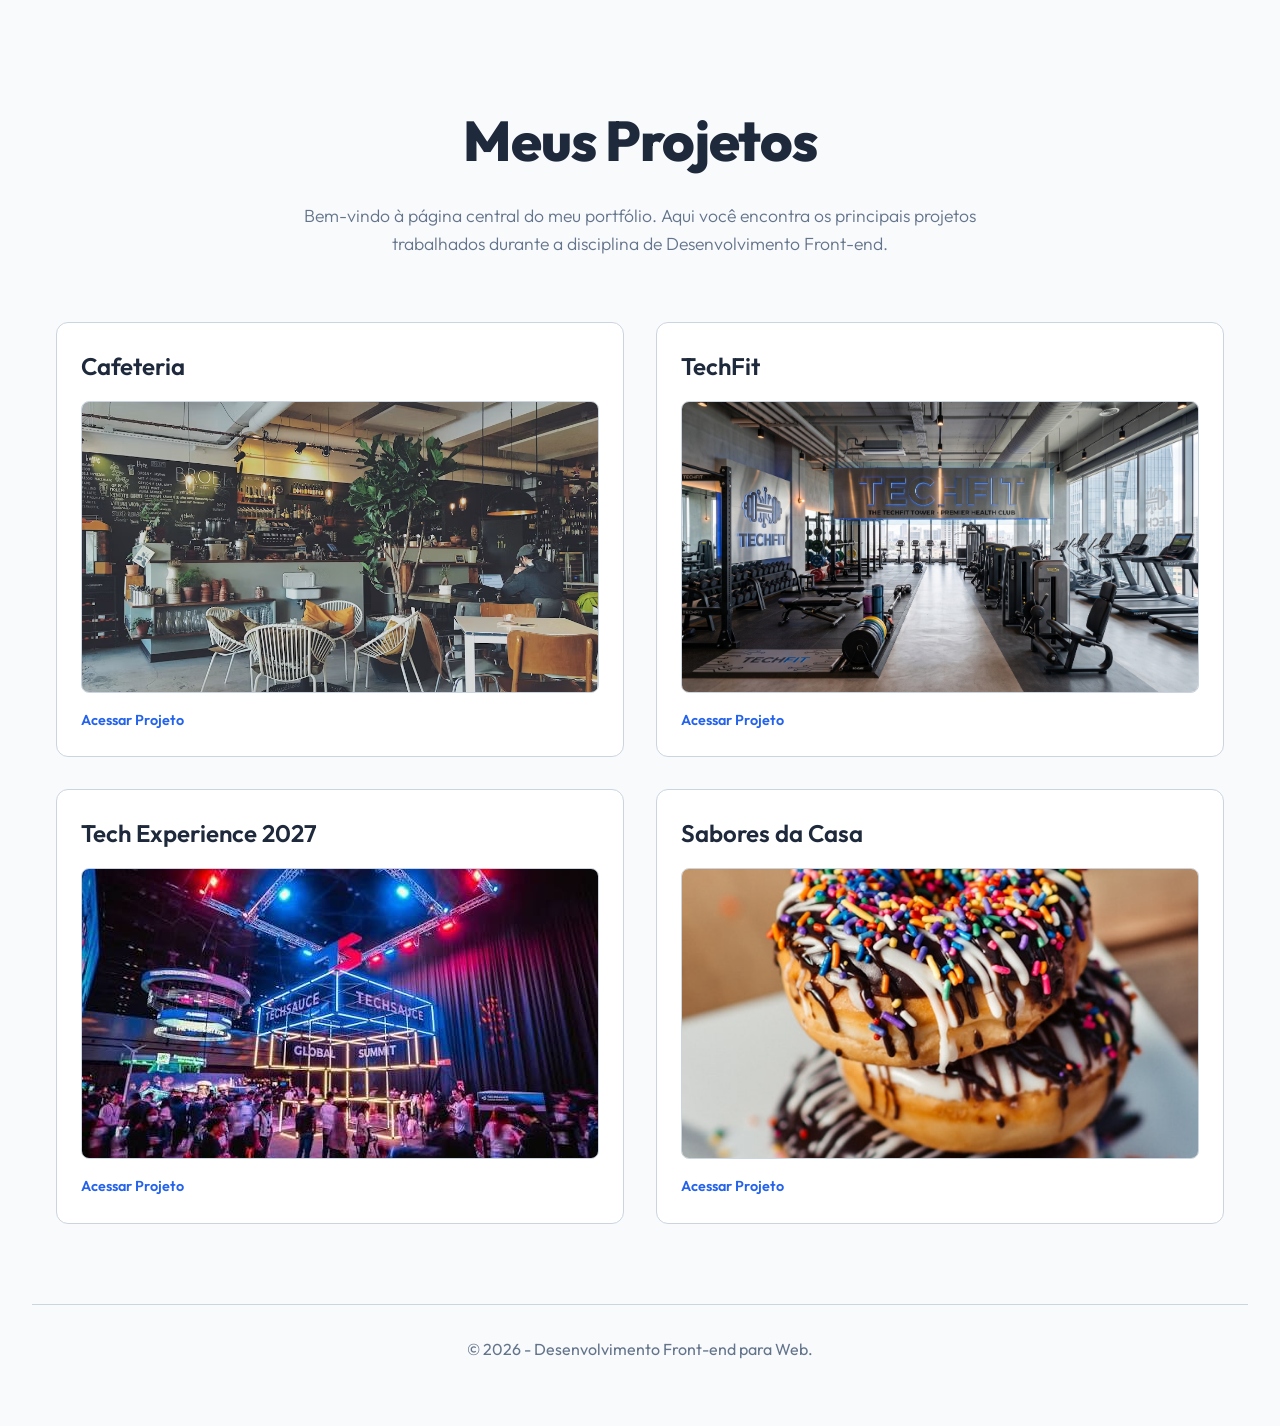
<file: index.html>
<!DOCTYPE html>
<html lang="pt-BR">

<head>
    <meta charset="UTF-8">
    <meta name="viewport" content="width=device-width, initial-scale=1.0">
    <title>Meu Portfólio - Projetos Front-end</title>
    <link rel="stylesheet" href="assets/style.css">
</head>

<body>

    <header class="page-header">
        <h1>Meus Projetos</h1>
        <p>Bem-vindo à página central do meu portfólio. Aqui você encontra os principais projetos trabalhados durante a
            disciplina de Desenvolvimento Front-end.</p>
    </header>

    <main class="portfolio-main">
        <section class="projects-grid">

            <!-- Projeto: Cafeteria -->
            <a href="./cafeteria/index.html" class="project-card">
                <h2 class="project-title">Cafeteria</h2>
                <img src="./assets/cafeteria_cover.png" alt="Cafeteria" class="project-img">
                <div class="project-link-text">
                    Acessar Projeto
                </div>
            </a>

            <!-- Projeto: TechFit -->
            <a href="./techfitV1/index.html" class="project-card">
                <h2 class="project-title">TechFit</h2>
                <img src="./assets/academia.jpeg" alt="TechFit" class="project-img">
                <div class="project-link-text">
                    Acessar Projeto
                </div>
            </a>

            <!-- Projeto: Eventos -->
            <a href="./tech_expe/index.html" class="project-card">
                <h2 class="project-title">Tech Experience 2027</h2>
                <img src="./assets/evento.jpg" alt="Eventos" class="project-img">
                <div class="project-link-text">
                    Acessar Projeto
                </div>
            </a>

            <!-- Projeto: Sabores da Casa -->
            <a href="./saboresDaCasa/index.html" class="project-card">
                <h2 class="project-title">Sabores da Casa</h2>
                <img src="./assets/sabores_cover.jpg" alt="Sabores da Casa" class="project-img">
                <div class="project-link-text">
                    Acessar Projeto
                </div>
            </a>
        </section>
    </main>

    <footer class="page-footer">
        <p>&copy; 2026 - Desenvolvimento Front-end para Web.</p>
    </footer>

</body>

</html>
</file>
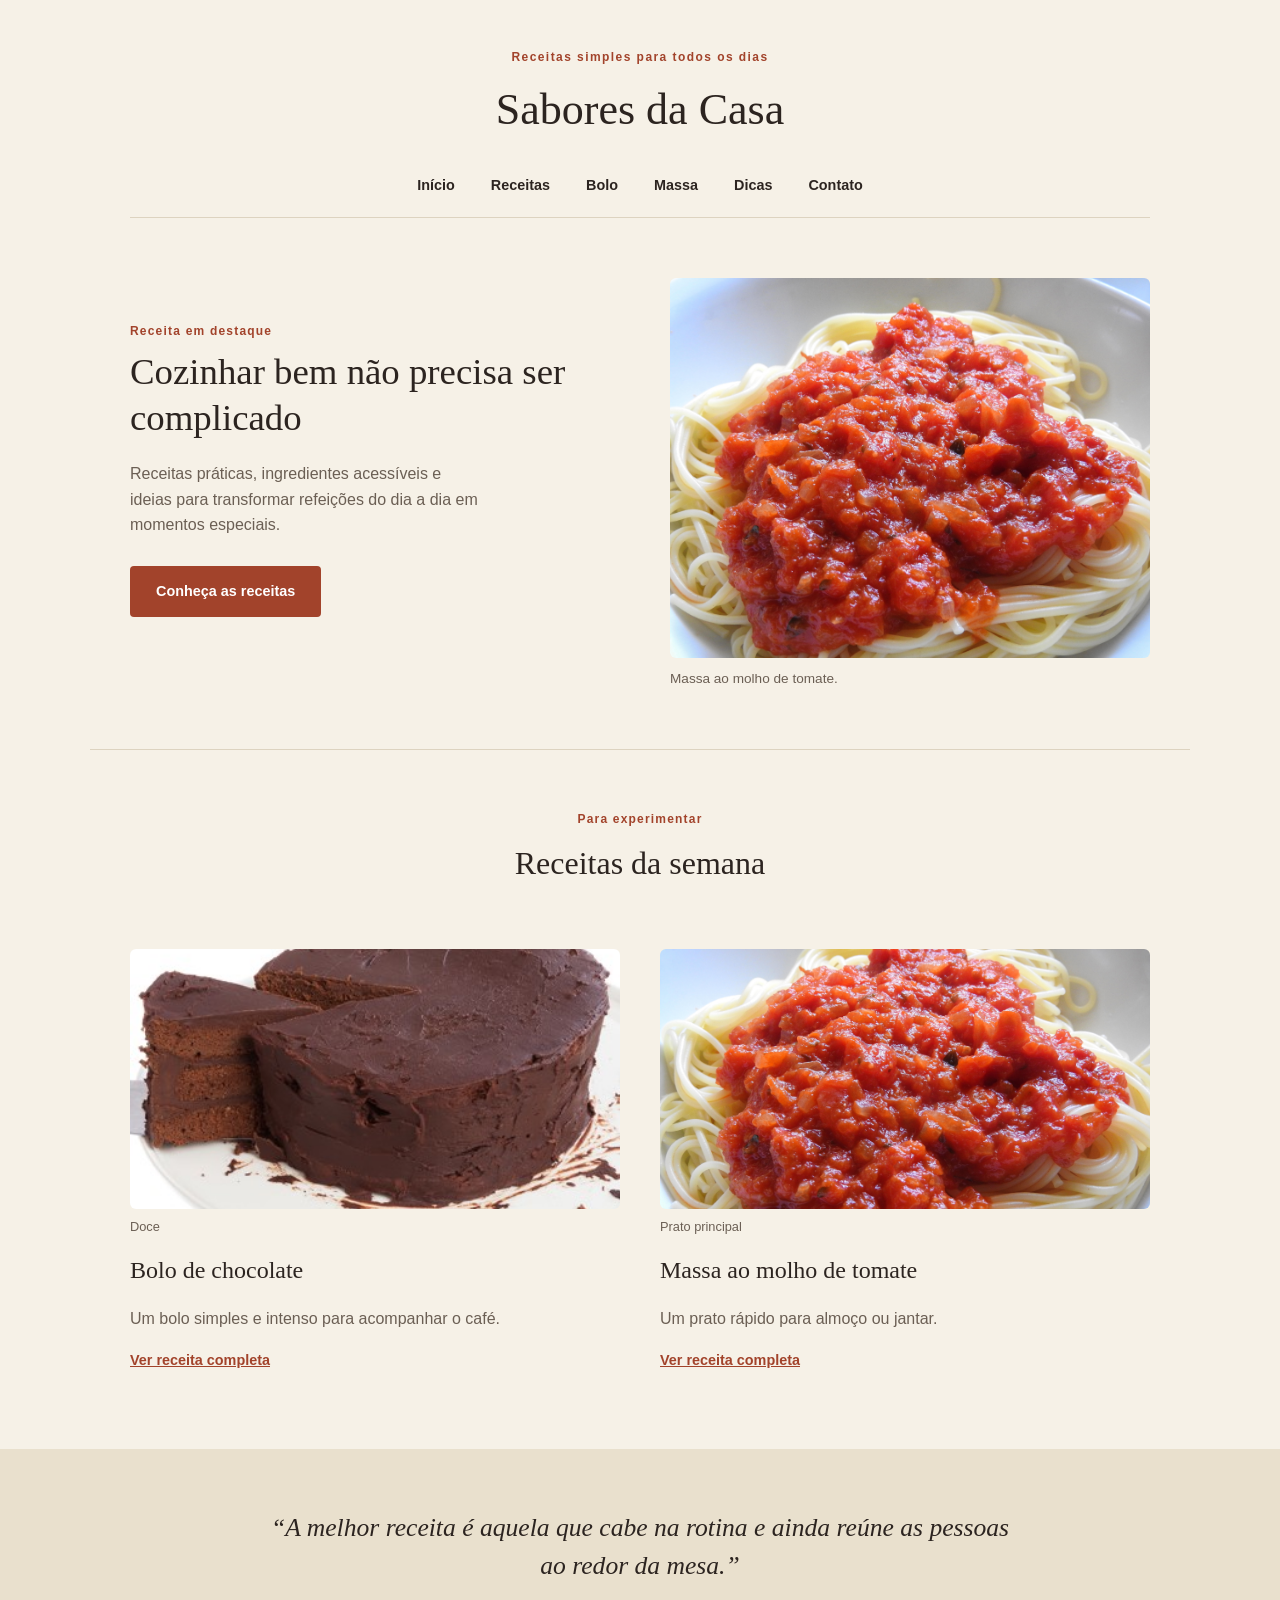
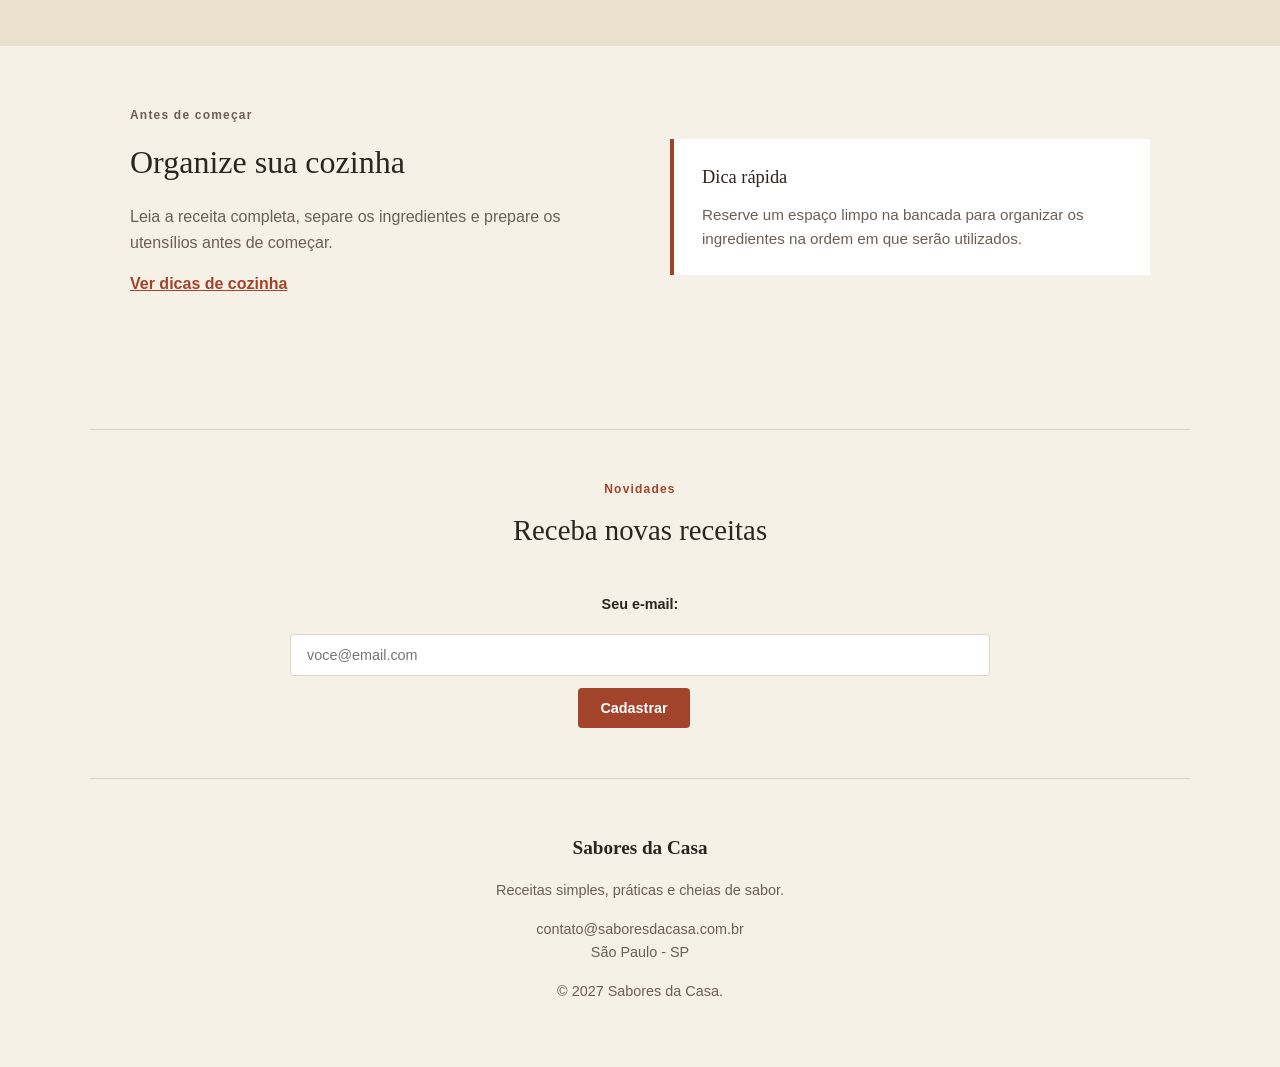
<file: saboresDaCasa/index.html>
<!DOCTYPE html>
<html lang="pt-BR">

<head>
    <meta charset="UTF-8">
    <meta name="viewport" content="width=device-width, initial-scale=1.0">
    <meta name="description" content="Sabores da Casa - receitas simples e práticas">
    <title>Sabores da Casa</title>
    <link rel="stylesheet"
        href="https://fonts.googleapis.com/css2?family=Material+Symbols+Outlined:opsz,wght,FILL,GRAD@20..48,100..700,0..1,-50..200" />
    <link rel="stylesheet" href="style.css">
</head>

<body>
    <header>
        <p class="slogan">Receitas simples para todos os dias</p>
        <h1>Sabores da Casa</h1>

        <nav>
            <a href="index.html">Início</a>
            <a href="receitas.html">Receitas</a>
            <a href="receita-bolo.html">Bolo</a>
            <a href="receita-massa.html">Massa</a>
            <a href="dicas.html">Dicas</a>
            <a href="contato.html">Contato</a>
        </nav>
    </header>
    <main>

        <section id="inicio">
            <article>
                <p class="categoria">Receita em destaque</p>
                <h2>Cozinhar bem não precisa ser complicado</h2>

                <p>
                    Receitas práticas, ingredientes acessíveis e ideias para
                    transformar refeições do dia a dia em momentos especiais.
                </p>

                <p>
                    <a class="botao" href="receitas.html">Conheça as receitas</a>
                </p>
            </article>

            <figure>
                <img src="img/massa.jpg" alt="Prato de massa com molho de tomate">
                <figcaption>Massa ao molho de tomate.</figcaption>
            </figure>
        </section>


        <section id="escolhas">
            <header>
                <p class="categoria">Para experimentar</p>
                <h2>Receitas da semana</h2>
            </header>

            <article>
                <figure>
                    <img src="img/bolo.jpg" alt="Bolo de chocolate">
                    <figcaption>Doce</figcaption>
                </figure>

                <h3>Bolo de chocolate</h3>

                <p>
                    Um bolo simples e intenso para acompanhar o café.
                </p>

                <p>
                    <a href="receita-bolo.html">Ver receita completa</a>
                </p>
            </article>

            <article>
                <figure>
                    <img src="img/massa.jpg" alt="Massa com molho de tomate">
                    <figcaption>Prato principal</figcaption>
                </figure>

                <h3>Massa ao molho de tomate</h3>

                <p>
                    Um prato rápido para almoço ou jantar.
                </p>

                <p>
                    <a href="receita-massa.html">Ver receita completa</a>
                </p>
            </article>
        </section>


        <section id="manifesto">
            <blockquote>
                “A melhor receita é aquela que cabe na rotina e ainda reúne
                as pessoas ao redor da mesa.”
            </blockquote>
        </section>


        <section id="dicas-home">
            <article>
                <p class="categoria">Antes de começar</p>
                <h2>Organize sua cozinha</h2>

                <p>
                    Leia a receita completa, separe os ingredientes e prepare
                    os utensílios antes de começar.
                </p>

                <p>
                    <a href="dicas.html">Ver dicas de cozinha</a>
                </p>
            </article>

            <aside>
                <h3>Dica rápida</h3>
                <p>
                    Reserve um espaço limpo na bancada para organizar os
                    ingredientes na ordem em que serão utilizados.
                </p>
            </aside>
        </section>


        <section id="newsletter">
            <header>
                <p class="categoria">Novidades</p>
                <h2>Receba novas receitas</h2>
            </header>

            <form action="contato.html" method="get">
                <label for="email-news">Seu e-mail:</label>
                <input type="email" id="email-news" name="email" placeholder="voce@email.com" required>

                <button type="submit">Cadastrar</button>
            </form>
        </section>

    </main>
    <footer>
        <p><strong>Sabores da Casa</strong></p>
        <p>Receitas simples, práticas e cheias de sabor.</p>
        <address>
            contato@saboresdacasa.com.br<br>
            São Paulo - SP
        </address>
        <p>&copy; 2027 Sabores da Casa.</p>
    </footer>

</body>

</html>
</file>
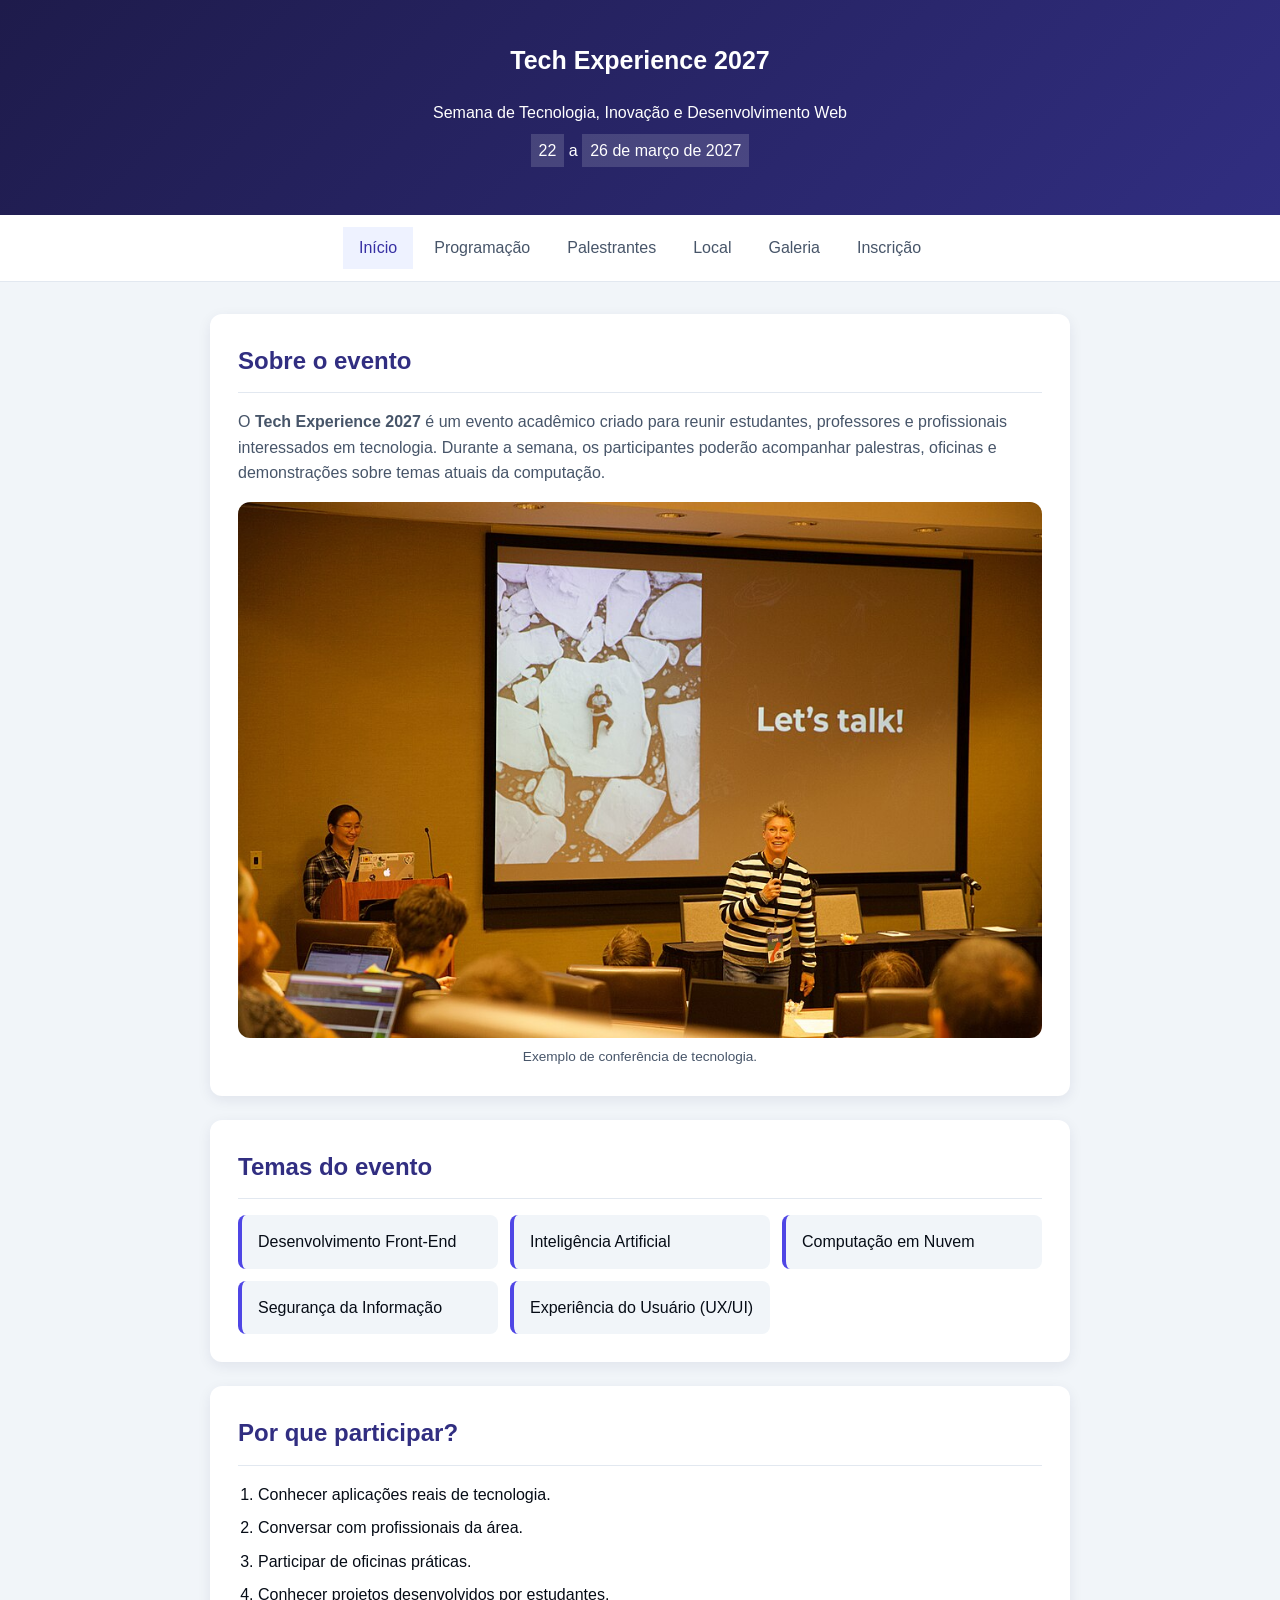
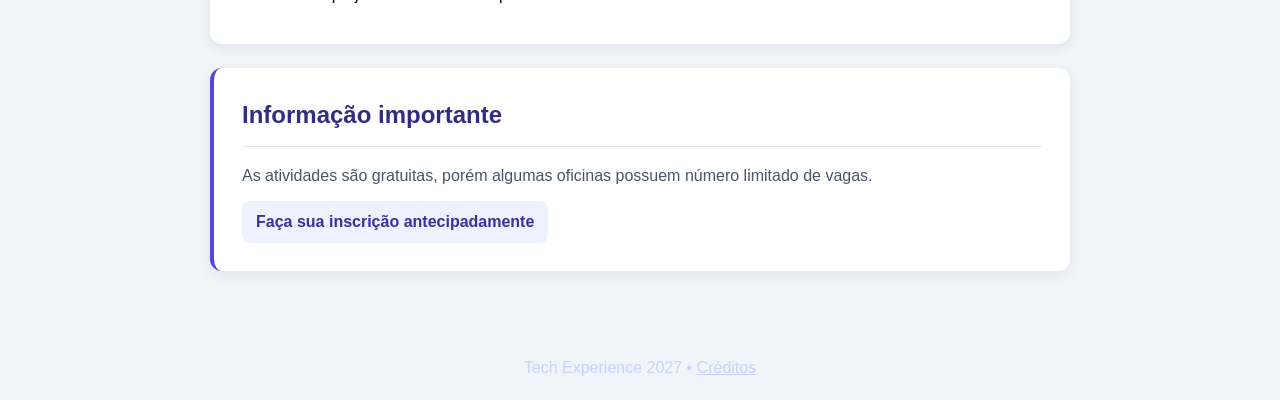
<file: tech_expe/index.html>
<!DOCTYPE html>
<html lang="pt-br">
<head>
    <meta charset="utf-8" />
    <meta name="viewport" content="width=device-width, initial-scale=1.0" />
    <meta name="description" content="Portal do evento acadêmico Tech Experience 2027" />
    <title>Tech Experience 2027 - Início</title>
    <link rel="stylesheet" href="style.css" />
</head>
<body>
    <header>
        <h1>Tech Experience 2027</h1>
        <p>Semana de Tecnologia, Inovação e Desenvolvimento Web</p>
        <p><time datetime="2027-03-22">22</time> a <time datetime="2027-03-26">26 de março de 2027</time></p>
    </header>

    <nav>
        <a href="index.html" class="active">Início</a>
        <a href="programacao.html">Programação</a>
        <a href="palestrantes.html">Palestrantes</a>
        <a href="local.html">Local</a>
        <a href="galeria.html">Galeria</a>
        <a href="inscricao.html">Inscrição</a>
    </nav>

    <main>
        <section>
            <h2>Sobre o evento</h2>
            <p>
                O <strong>Tech Experience 2027</strong> é um evento acadêmico criado para reunir
                estudantes, professores e profissionais interessados em tecnologia. Durante a semana,
                os participantes poderão acompanhar palestras, oficinas e demonstrações sobre temas atuais
                da computação.
            </p>

            <figure>
                <img src="img/evento.jpg" alt="Palestra em uma conferência de tecnologia" />
                <figcaption>Exemplo de conferência de tecnologia.</figcaption>
            </figure>
        </section>

        <section>
            <h2>Temas do evento</h2>
            <ul class="cards-grid">
                <li>Desenvolvimento Front-End</li>
                <li>Inteligência Artificial</li>
                <li>Computação em Nuvem</li>
                <li>Segurança da Informação</li>
                <li>Experiência do Usuário (UX/UI)</li>
            </ul>
        </section>

        <section>
            <h2>Por que participar?</h2>
            <ol class="step-list">
                <li>Conhecer aplicações reais de tecnologia.</li>
                <li>Conversar com profissionais da área.</li>
                <li>Participar de oficinas práticas.</li>
                <li>Conhecer projetos desenvolvidos por estudantes.</li>
            </ol>
        </section>

        <aside>
            <h2>Informação importante</h2>
            <p>As atividades são gratuitas, porém algumas oficinas possuem número limitado de vagas.</p>
            <p><a href="inscricao.html" class="btn-link">Faça sua inscrição antecipadamente</a></p>
        </aside>
    </main>

    <footer>
        <p>Tech Experience 2027 &bull; <button type="button" commandfor="creditos" command="show-modal">Créditos</button></p>
        <dialog id="creditos">
            <h2>Créditos de Imagens</h2>
            <section>
                <h3>evento.jpg</h3>
                <p><strong>Arquivo:</strong> Wikimedia Technical Conference 2019</p>
                <p><strong>Autor:</strong> Darenwelsh (CC BY-SA 4.0)</p>
                <p><a href="https://commons.wikimedia.org/wiki/File:Wikimedia_Technical_Conference_2019_-_Lets_Talk.jpg" target="_blank" rel="noopener">Página original no Wikimedia Commons</a></p>
            </section>

            <section>
                <h3>laboratorio.jpg</h3>
                <p><strong>Arquivo:</strong> Students working in computer lab</p>
                <p><strong>Autor:</strong> Michael Surran (CC BY-SA 2.0)</p>
                <p><a href="https://commons.wikimedia.org/wiki/File:Students_working_on_class_assignment_in_computer_lab.jpg" target="_blank" rel="noopener">Página original no Wikimedia Commons</a></p>
            </section>

            <section>
                <h3>programador.jpg</h3>
                <p><strong>Arquivo:</strong> ComputerProgrammer.jpg</p>
                <p><strong>Origem:</strong> Pixabay / Wikimedia Commons (CC0)</p>
                <p><a href="https://commons.wikimedia.org/wiki/File:ComputerProgrammer.jpg" target="_blank" rel="noopener">Página original no Wikimedia Commons</a></p>
            </section>
            <button type="button" commandfor="creditos" command="close" class="btn-close">Fechar</button>
        </dialog>
    </footer>
</body>
</html>
</file>
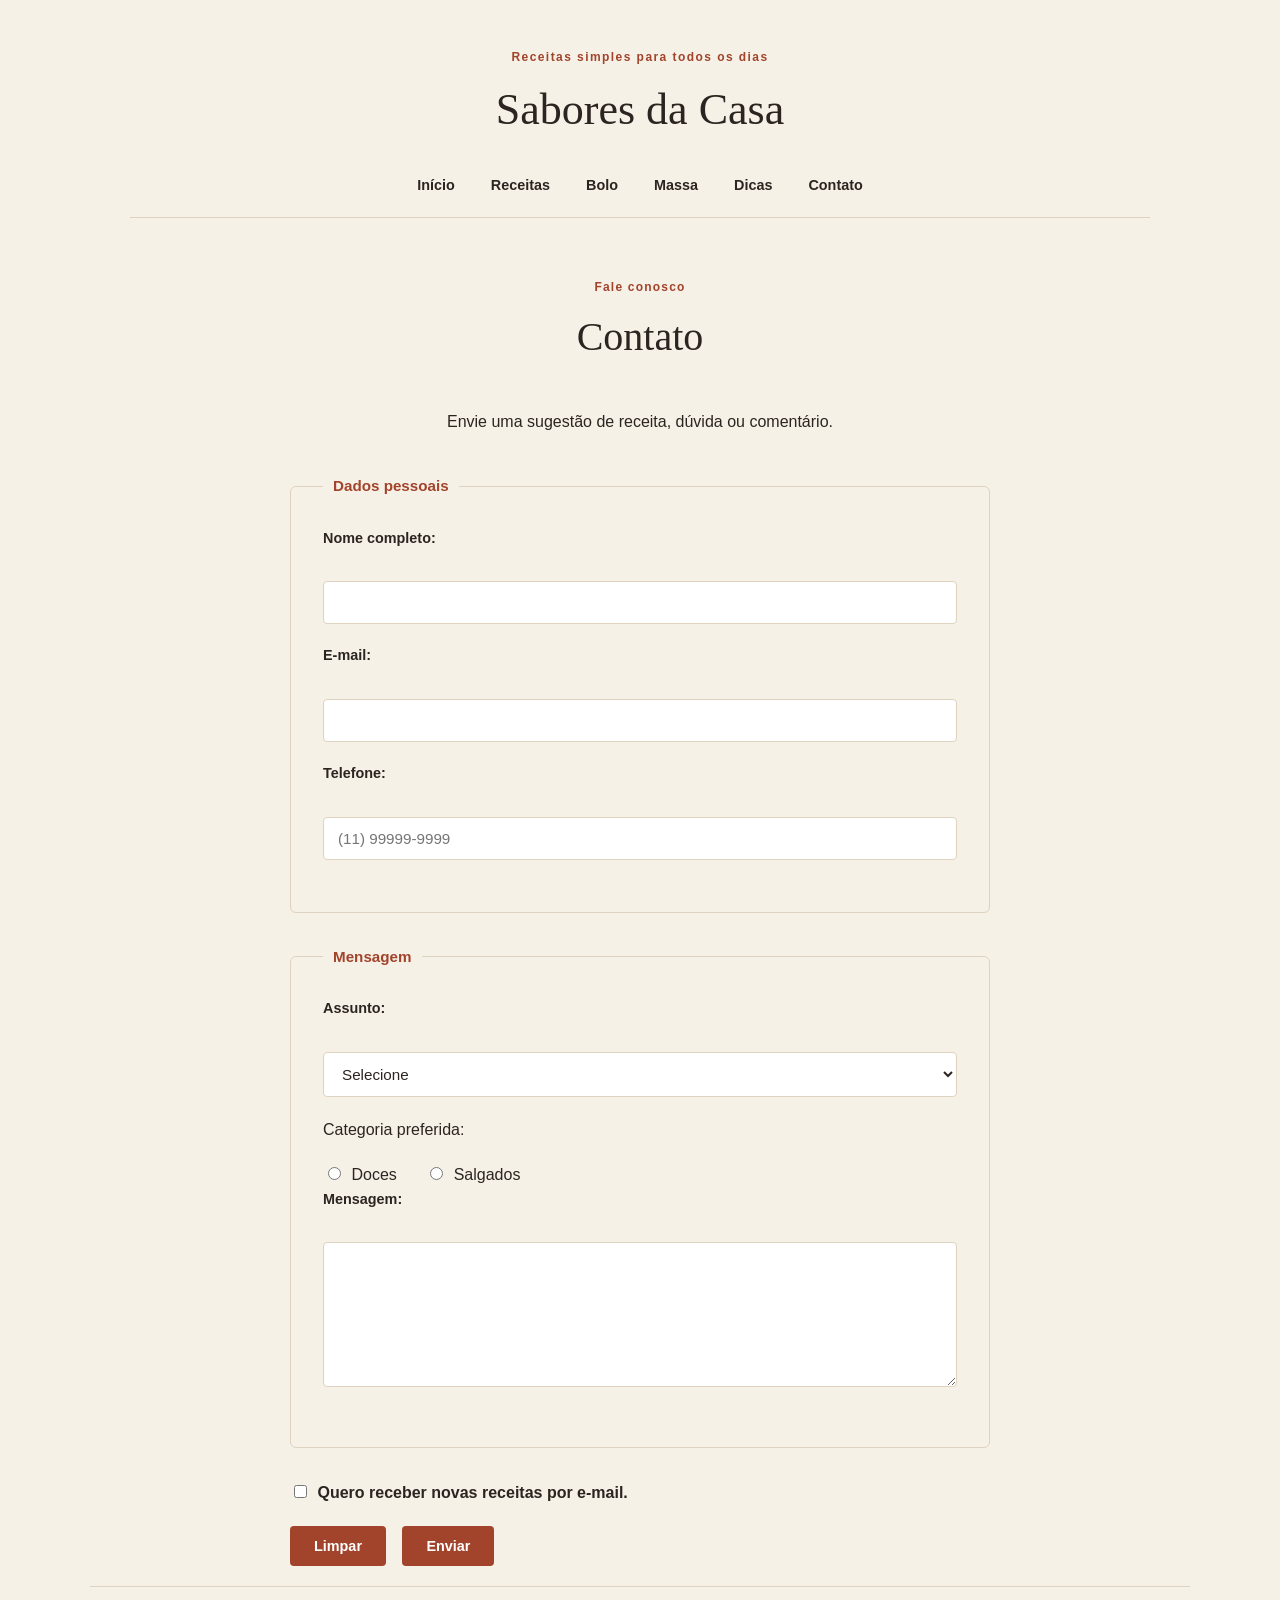
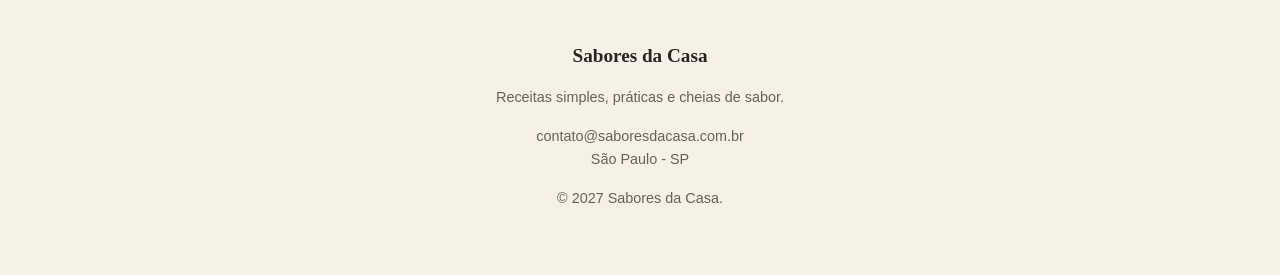
<file: saboresDaCasa/contato.html>
<!DOCTYPE html>
<html lang="pt-BR">

<head>
    <meta charset="UTF-8">
    <meta name="viewport" content="width=device-width, initial-scale=1.0">
    <meta name="description" content="Sabores da Casa - receitas simples e práticas">
    <title>Contato - Sabores da Casa</title>
    <link rel="stylesheet"
        href="https://fonts.googleapis.com/css2?family=Material+Symbols+Outlined:opsz,wght,FILL,GRAD@20..48,100..700,0..1,-50..200" />
    <link rel="stylesheet" href="style.css">
</head>

<body>
    <header>
        <p class="slogan">Receitas simples para todos os dias</p>
        <h1>Sabores da Casa</h1>

        <nav>
            <a href="index.html">Início</a>
            <a href="receitas.html">Receitas</a>
            <a href="receita-bolo.html">Bolo</a>
            <a href="receita-massa.html">Massa</a>
            <a href="dicas.html">Dicas</a>
            <a href="contato.html">Contato</a>
        </nav>
    </header>
    <main>
        <section>
            <header>
                <p class="categoria">Fale conosco</p>
                <h1>Contato</h1>
            </header>

            <p class="text-center">
                Envie uma sugestão de receita, dúvida ou comentário.
            </p>

            <form action="contato.html" method="get">
                <fieldset>
                    <legend>Dados pessoais</legend>

                    <p>
                        <label for="nome">Nome completo:</label><br>
                        <input type="text" id="nome" name="nome" required>
                    </p>

                    <p>
                        <label for="email">E-mail:</label><br>
                        <input type="email" id="email" name="email" required>
                    </p>

                    <p>
                        <label for="telefone">Telefone:</label><br>
                        <input type="tel" id="telefone" name="telefone" placeholder="(11) 99999-9999">
                    </p>
                </fieldset>

                <fieldset>
                    <legend>Mensagem</legend>

                    <p>
                        <label for="assunto">Assunto:</label><br>
                        <select id="assunto" name="assunto">
                            <option value="">Selecione</option>
                            <option value="receita">Enviar receita</option>
                            <option value="duvida">Dúvida</option>
                            <option value="sugestao">Sugestão</option>
                        </select>
                    </p>

                    <p>Categoria preferida:</p>

                    <label>
                        <input type="radio" name="categoria" value="doces">
                        Doces
                    </label>

                    <label>
                        <input type="radio" name="categoria" value="salgados">
                        Salgados
                    </label>

                    <p>
                        <label for="mensagem">Mensagem:</label><br>
                        <textarea id="mensagem" name="mensagem" rows="7" cols="50" required></textarea>
                    </p>
                </fieldset>

                <p>
                    <label>
                        <input type="checkbox" name="novidades" value="sim">
                        Quero receber novas receitas por e-mail.
                    </label>
                </p>

                <p>
                    <button type="reset">Limpar</button>
                    <button type="submit">Enviar</button>
                </p>
            </form>
        </section>
    </main>
    <footer>
        <p><strong>Sabores da Casa</strong></p>
        <p>Receitas simples, práticas e cheias de sabor.</p>
        <address>
            contato@saboresdacasa.com.br<br>
            São Paulo - SP
        </address>
        <p>&copy; 2027 Sabores da Casa.</p>
    </footer>

</body>

</html>
</file>
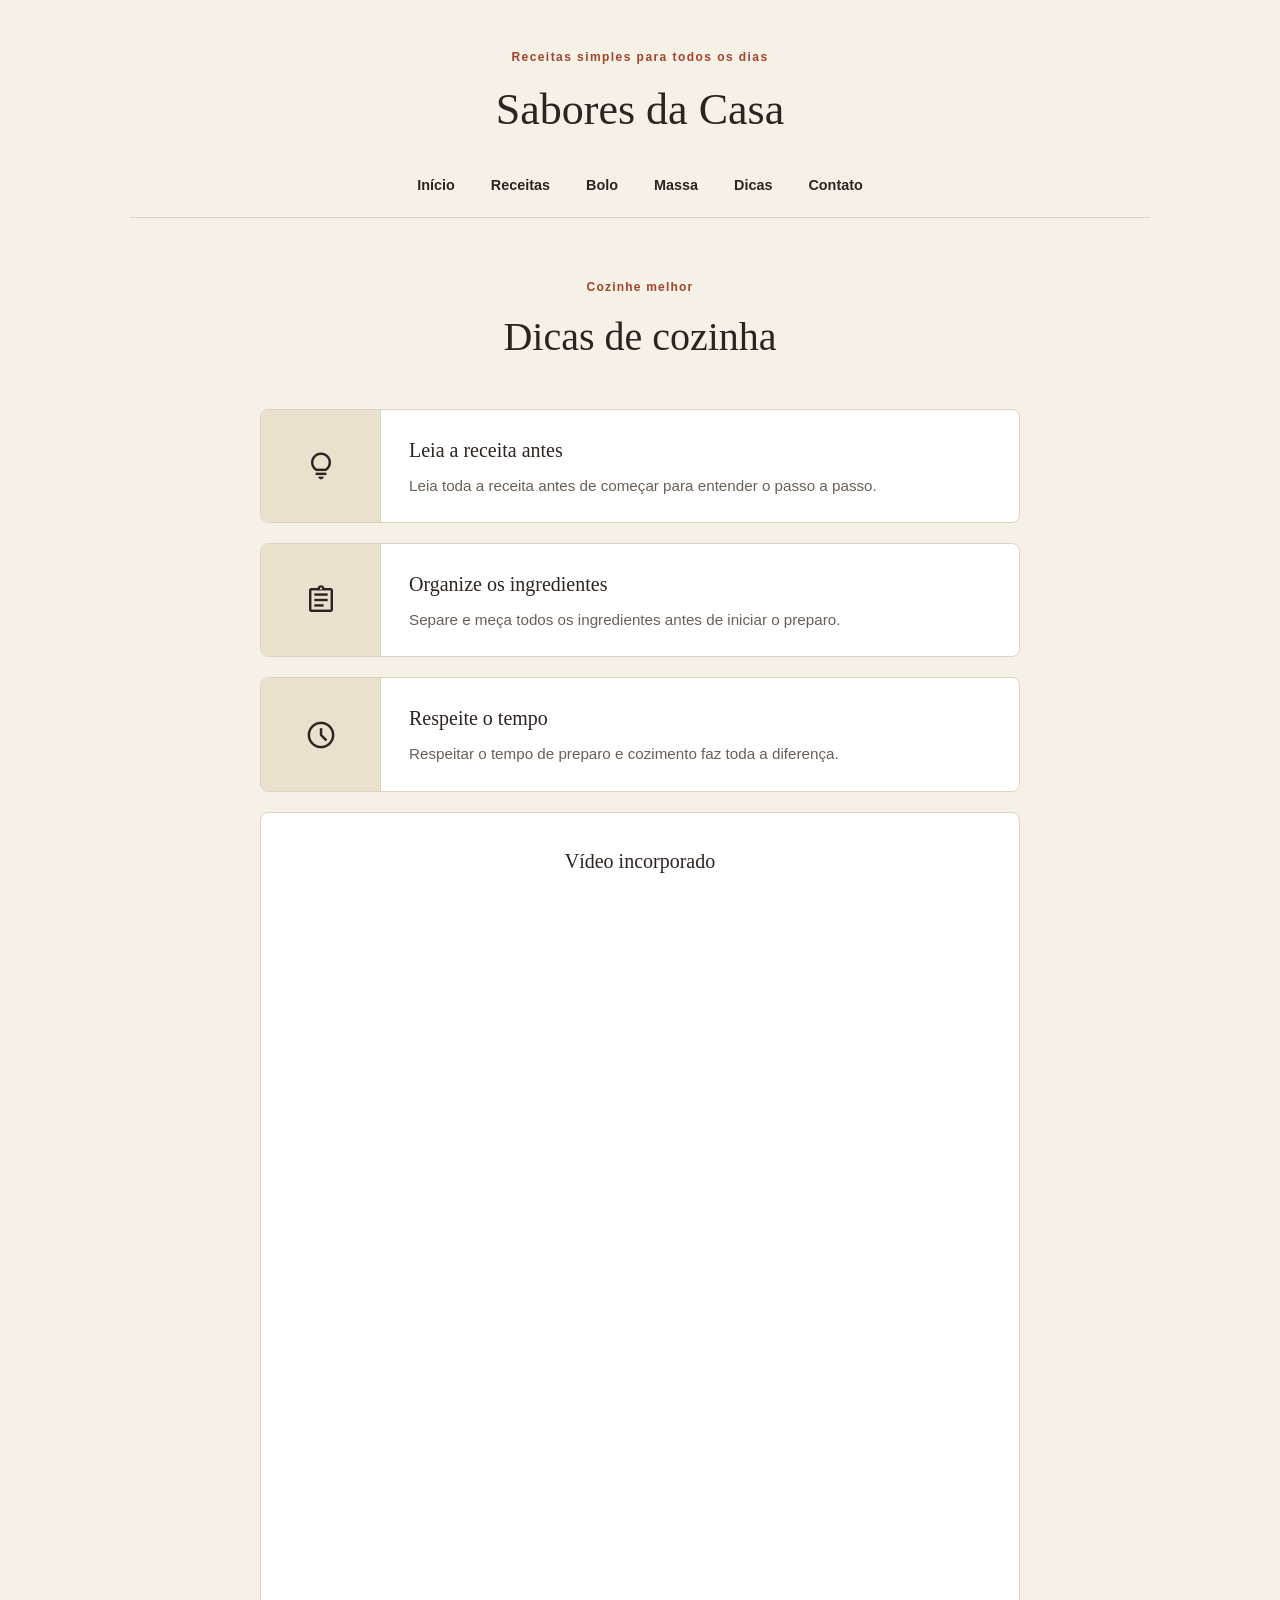
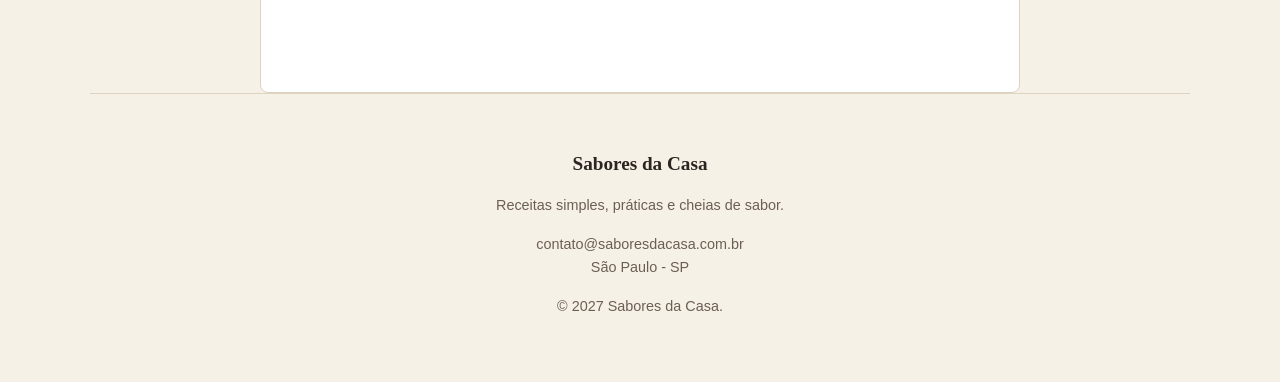
<file: saboresDaCasa/dicas.html>
<!DOCTYPE html>
<html lang="pt-BR">

<head>
    <meta charset="UTF-8">
    <meta name="viewport" content="width=device-width, initial-scale=1.0">
    <meta name="description" content="Sabores da Casa - receitas simples e práticas">
    <title>Dicas - Sabores da Casa</title>
    <link rel="stylesheet"
        href="https://fonts.googleapis.com/css2?family=Material+Symbols+Outlined:opsz,wght,FILL,GRAD@20..48,100..700,0..1,-50..200" />
    <link rel="stylesheet" href="style.css">
</head>

<body>
    <header>
        <p class="slogan">Receitas simples para todos os dias</p>
        <h1>Sabores da Casa</h1>

        <nav>
            <a href="index.html">Início</a>
            <a href="receitas.html">Receitas</a>
            <a href="receita-bolo.html">Bolo</a>
            <a href="receita-massa.html">Massa</a>
            <a href="dicas.html">Dicas</a>
            <a href="contato.html">Contato</a>
        </nav>
    </header>
    <main>
        <section>
            <header>
                <p class="categoria">Cozinhe melhor</p>
                <h1>
                    Dicas de cozinha</h1>
            </header>

            <section class="dica-cards-container">
                <article class="dica-card-horizontal">
                    <figure class="dica-card-icon-wrapper">
                        <span class="material-symbols-outlined">lightbulb</span>
                    </figure>
                    <section class="dica-card-content">
                        <h2>Leia a receita antes</h2>
                        <p>Leia toda a receita antes de começar para entender o passo a passo.</p>
                    </section>
                </article>

                <article class="dica-card-horizontal">
                    <figure class="dica-card-icon-wrapper">
                        <span class="material-symbols-outlined">assignment</span>
                    </figure>
                    <section class="dica-card-content">
                        <h2>Organize os ingredientes</h2>
                        <p>Separe e meça todos os ingredientes antes de iniciar o preparo.</p>
                    </section>
                </article>

                <article class="dica-card-horizontal">
                    <figure class="dica-card-icon-wrapper">
                        <span class="material-symbols-outlined">schedule</span>
                    </figure>
                    <section class="dica-card-content">
                        <h2>Respeite o tempo</h2>
                        <p>Respeitar o tempo de preparo e cozimento faz toda a diferença.</p>
                    </section>
                </article>

                <article class="video-card-horizontal">
                    <h2>Vídeo incorporado</h2>
                    <iframe width="1337" height="752" src="https://www.youtube.com/embed/iObl_iyFBKc"
                        title="BOLO de CHOCOLATE FOFINHO úmido e SABOROSO eu faço assim" frameborder="0"
                        allow="accelerometer; autoplay; clipboard-write; encrypted-media; gyroscope; picture-in-picture; web-share"
                        referrerpolicy="strict-origin-when-cross-origin" allowfullscreen></iframe>
                    </iframe>
                </article>
            </section>
        </section>
    </main>
    <footer>
        <p><strong>Sabores da Casa</strong></p>
        <p>Receitas simples, práticas e cheias de sabor.</p>
        <address>
            contato@saboresdacasa.com.br<br>
            São Paulo - SP
        </address>
        <p>&copy; 2027 Sabores da Casa.</p>
    </footer>

</body>

</html>
</file>
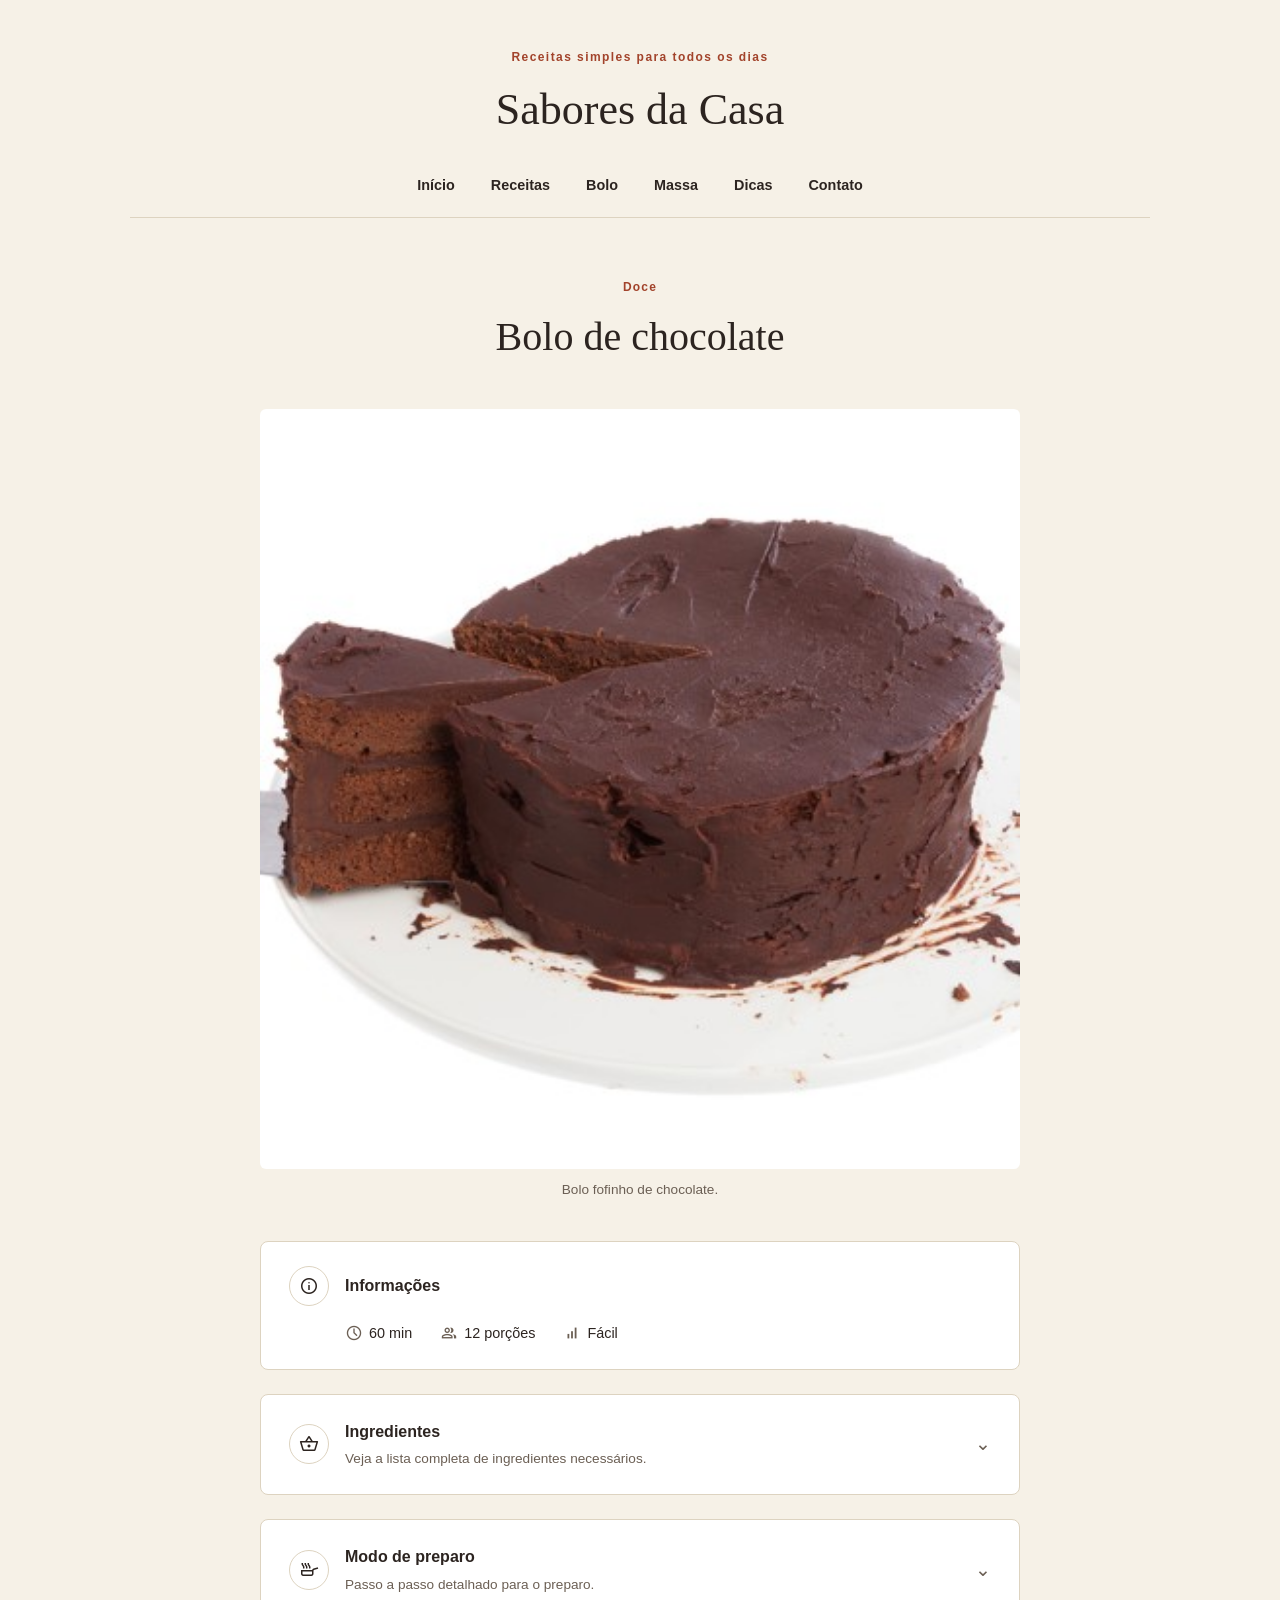
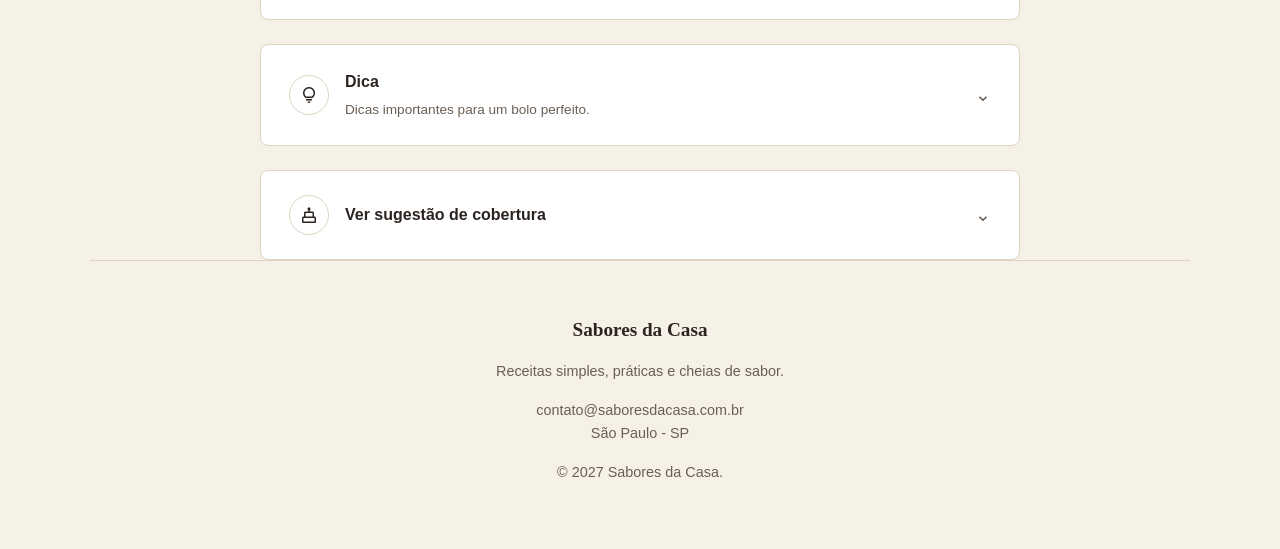
<file: saboresDaCasa/receita-bolo.html>
<!DOCTYPE html>
<html lang="pt-BR">

<head>
    <meta charset="UTF-8">
    <meta name="viewport" content="width=device-width, initial-scale=1.0">
    <meta name="description" content="Sabores da Casa - receitas simples e práticas">
    <title>Bolo - Sabores da Casa</title>
    <link rel="stylesheet"
        href="https://fonts.googleapis.com/css2?family=Material+Symbols+Outlined:opsz,wght,FILL,GRAD@20..48,100..700,0..1,-50..200" />
    <link rel="stylesheet" href="style.css">
</head>

<body>
    <header>
        <p class="slogan">Receitas simples para todos os dias</p>
        <h1>Sabores da Casa</h1>

        <nav>
            <a href="index.html">Início</a>
            <a href="receitas.html">Receitas</a>
            <a href="receita-bolo.html">Bolo</a>
            <a href="receita-massa.html">Massa</a>
            <a href="dicas.html">Dicas</a>
            <a href="contato.html">Contato</a>
        </nav>
    </header>
    <main>
        <article class="pagina-receita">
            <header>
                <p class="categoria">Doce</p>
                <h1>Bolo de chocolate</h1>
            </header>

            <figure>
                <img src="img/bolo.jpg" alt="Bolo de chocolate">
                <figcaption>Bolo fofinho de chocolate.</figcaption>
            </figure>

            <section class="receita-cards-container">
                <article class="receita-card-box">
                    <header class="info-header">
                        <span class="receita-card-icon">
                            <span class="material-symbols-outlined">info</span>
                        </span>
                        <span class="receita-card-title-group">
                            <span class="receita-card-title">Informações</span>
                        </span>
                    </header>
                    <ul class="info-bar-horizontal">
                        <li class="info-bar-item">
                            <span class="material-symbols-outlined">schedule</span>
                            60 min
                        </li>
                        <li class="info-bar-item">
                            <span class="material-symbols-outlined">group</span>
                            12 porções
                        </li>
                        <li class="info-bar-item">
                            <span class="material-symbols-outlined">signal_cellular_alt</span>
                            Fácil
                        </li>
                    </ul>
                </article>

                <details class="receita-card-box">
                    <summary>
                        <span class="receita-card-icon">
                            <span class="material-symbols-outlined">shopping_basket</span>
                        </span>
                        <span class="receita-card-title-group">
                            <span class="receita-card-title">Ingredientes</span>
                            <span class="receita-card-subtitle">Veja a lista completa de ingredientes
                                necessários.</span>
                        </div>
                    </summary>
                    <section class="receita-card-content">
                        <ul>
                            <li>3 ovos</li>
                            <li>1/2 xícara de óleo</li>
                            <li>1 xícara de água quente</li>
                            <li>1 e 1/2 xícara de açúcar</li>
                            <li>1 xícara de chocolate em pó</li>
                            <li>2 xícaras de farinha de trigo</li>
                            <li>1 colher (sopa) de fermento químico</li>
                        </ul>
                    </section>
                </details>

                <details class="receita-card-box">
                    <summary>
                        <span class="receita-card-icon">
                            <span class="material-symbols-outlined">skillet</span>
                        </span>
                        <span class="receita-card-title-group">
                            <span class="receita-card-title">Modo de preparo</span>
                            <span class="receita-card-subtitle">Passo a passo detalhado para o preparo.</span>
                        </div>
                    </summary>
                    <section class="receita-card-content">
                        <ol>
                            <li>Bata os ovos com o óleo e o açúcar.</li>
                            <li>Acrescente a água quente e o chocolate em pó.</li>
                            <li>Adicione a farinha aos poucos.</li>
                            <li>Finalize misturando delicadamente o fermento.</li>
                            <li>Asse em forno preaquecido a 180°C por 40 minutos.</li>
                        </ol>
                    </section>
                </details>

                <details class="receita-card-box">
                    <summary>
                        <span class="receita-card-icon">
                            <span class="material-symbols-outlined">lightbulb</span>
                        </span>
                        <span class="receita-card-title-group">
                            <span class="receita-card-title">Dica</span>
                            <span class="receita-card-subtitle">Dicas importantes para um bolo perfeito.</span>
                        </div>
                    </summary>
                    <section class="receita-card-content">
                        <p>
                            Para um bolo ainda mais molhadinho, faça alguns furos com um garfo e despeje uma calda de
                            chocolate ainda quente antes de servir.
                        </p>
                    </section>
                </details>

                <details class="receita-card-box">
                    <summary>
                        <span class="receita-card-icon">
                            <span class="material-symbols-outlined">cake</span>
                        </span>
                        <span class="receita-card-title-group">
                            <span class="receita-card-title">Ver sugestão de cobertura</span>
                        </div>
                    </summary>
                    <section class="receita-card-content">
                        <p>
                            Misture 1 lata de leite condensado, 3 colheres de chocolate em pó e 1 colher de manteiga.
                            Leve ao fogo até desgrudar do fundo da panela e cubra o bolo ainda quente.
                        </p>
                    </section>
                </details>
            </section>
        </article>
    </main>
    <footer>
        <p><strong>Sabores da Casa</strong></p>
        <p>Receitas simples, práticas e cheias de sabor.</p>
        <address>
            contato@saboresdacasa.com.br<br>
            São Paulo - SP
        </address>
        <p>&copy; 2027 Sabores da Casa.</p>
    </footer>

</body>

</html>
</file>
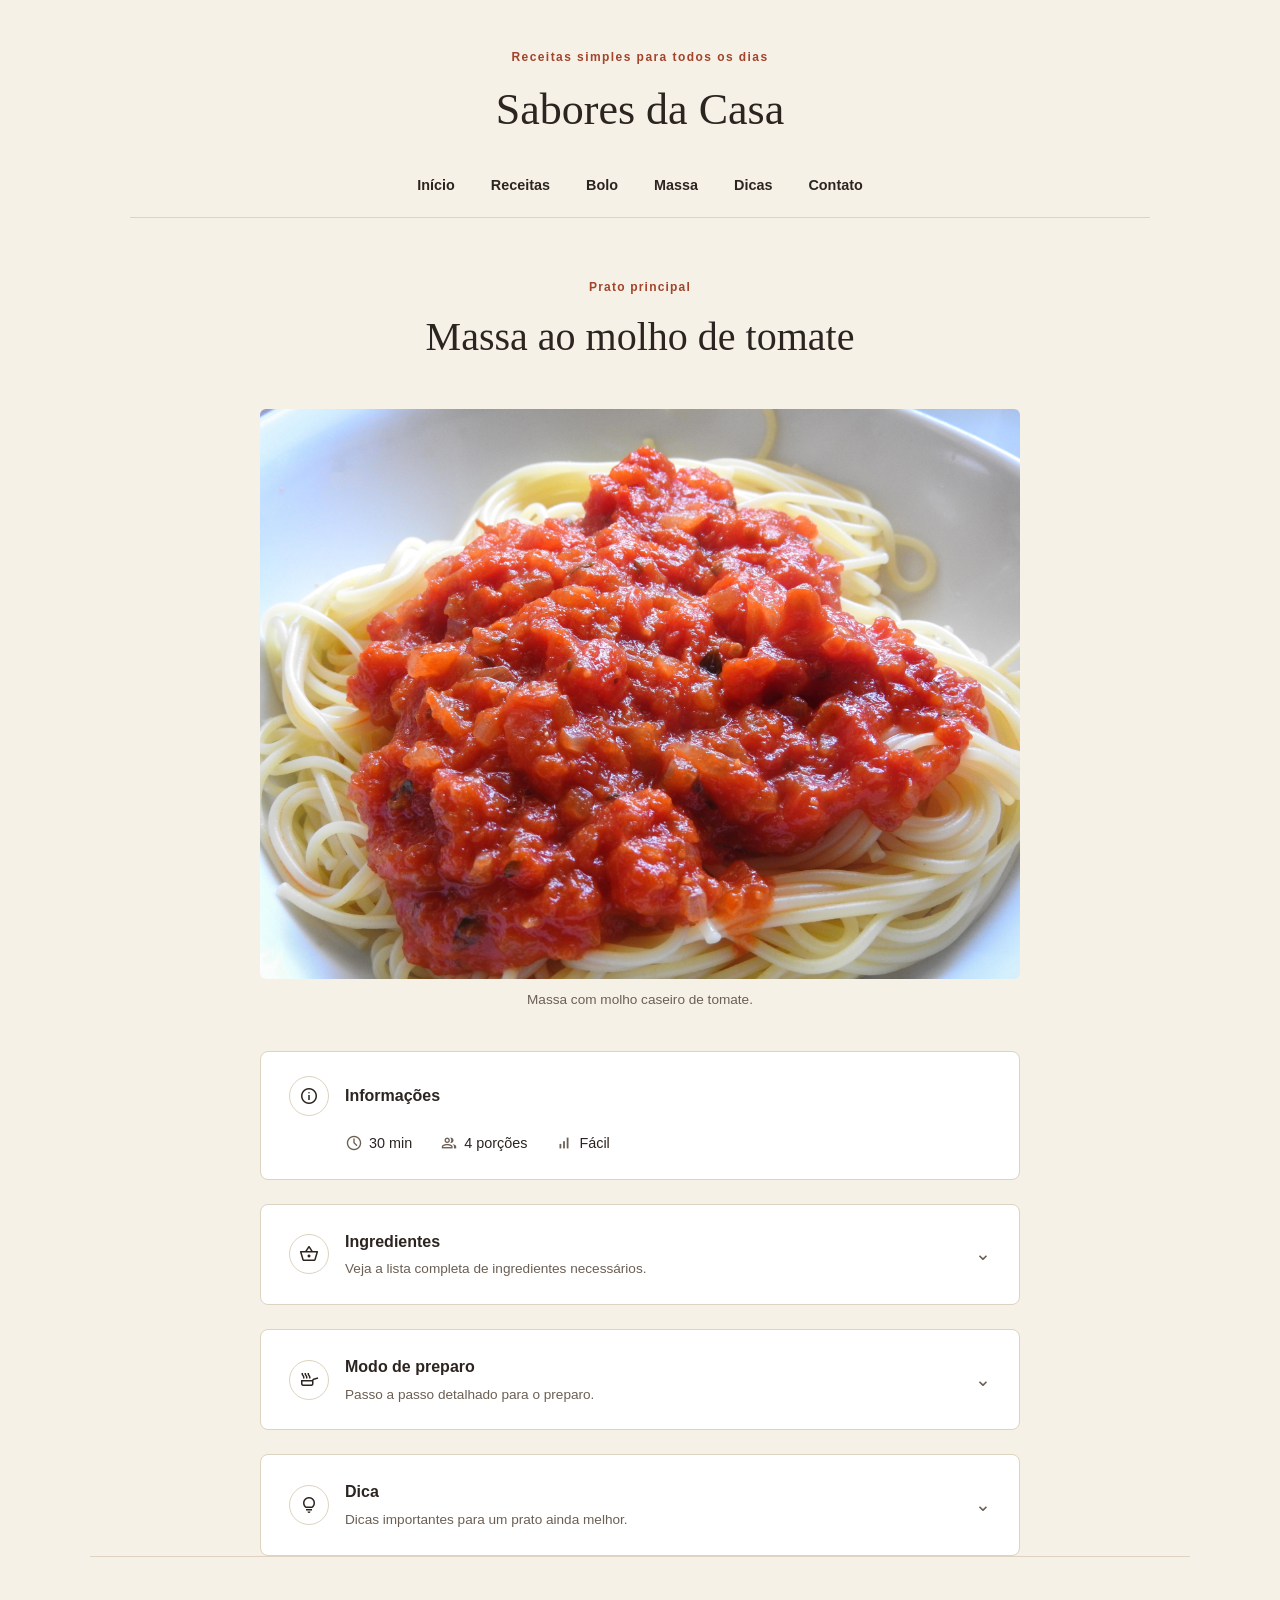
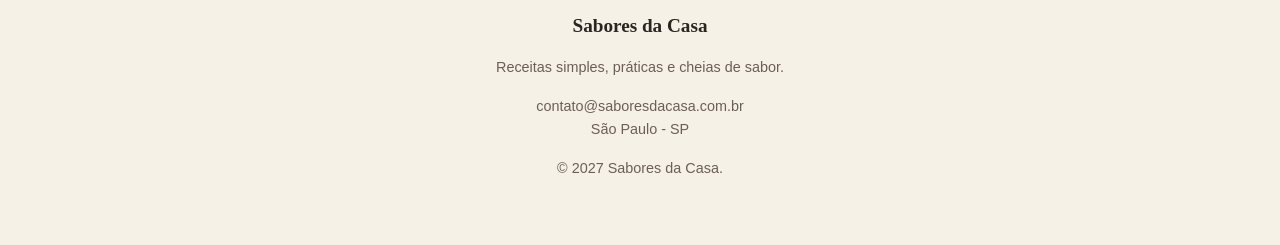
<file: saboresDaCasa/receita-massa.html>
<!DOCTYPE html>
<html lang="pt-BR">

<head>
    <meta charset="UTF-8">
    <meta name="viewport" content="width=device-width, initial-scale=1.0">
    <meta name="description" content="Sabores da Casa - receitas simples e práticas">
    <title>Massa - Sabores da Casa</title>
    <link rel="stylesheet"
        href="https://fonts.googleapis.com/css2?family=Material+Symbols+Outlined:opsz,wght,FILL,GRAD@20..48,100..700,0..1,-50..200" />
    <link rel="stylesheet" href="style.css">
</head>

<body>
    <header>
        <p class="slogan">Receitas simples para todos os dias</p>
        <h1>Sabores da Casa</h1>

        <nav>
            <a href="index.html">Início</a>
            <a href="receitas.html">Receitas</a>
            <a href="receita-bolo.html">Bolo</a>
            <a href="receita-massa.html">Massa</a>
            <a href="dicas.html">Dicas</a>
            <a href="contato.html">Contato</a>
        </nav>
    </header>
    <main>
        <article class="pagina-receita">
            <header>
                <p class="categoria">Prato principal</p>
                <h1>Massa ao molho de tomate</h1>
            </header>

            <figure>
                <img src="img/massa.jpg" alt="Massa com molho de tomate">
                <figcaption>Massa com molho caseiro de tomate.</figcaption>
            </figure>

            <section class="receita-cards-container">
                <article class="receita-card-box">
                    <header class="info-header">
                        <span class="receita-card-icon">
                            <span class="material-symbols-outlined">info</span>
                        </span>
                        <span class="receita-card-title-group">
                            <span class="receita-card-title">Informações</span>
                        </span>
                    </header>
                    <ul class="info-bar-horizontal">
                        <li class="info-bar-item">
                            <span class="material-symbols-outlined">schedule</span>
                            30 min
                        </li>
                        <li class="info-bar-item">
                            <span class="material-symbols-outlined">group</span>
                            4 porções
                        </li>
                        <li class="info-bar-item">
                            <span class="material-symbols-outlined">signal_cellular_alt</span>
                            Fácil
                        </li>
                    </ul>
                </article>

                <details class="receita-card-box">
                    <summary>
                        <span class="receita-card-icon">
                            <span class="material-symbols-outlined">shopping_basket</span>
                        </span>
                        <span class="receita-card-title-group">
                            <span class="receita-card-title">Ingredientes</span>
                            <span class="receita-card-subtitle">Veja a lista completa de ingredientes
                                necessários.</span>
                        </div>
                    </summary>
                    <section class="receita-card-content">
                        <ul>
                            <li>500 g de massa</li>
                            <li>4 tomates maduros</li>
                            <li>1 cebola</li>
                            <li>2 dentes de alho</li>
                            <li>Azeite</li>
                            <li>Sal e pimenta</li>
                            <li>Manjericão</li>
                        </ul>
                    </section>
                </details>

                <details class="receita-card-box">
                    <summary>
                        <span class="receita-card-icon">
                            <span class="material-symbols-outlined">skillet</span>
                        </span>
                        <span class="receita-card-title-group">
                            <span class="receita-card-title">Modo de preparo</span>
                            <span class="receita-card-subtitle">Passo a passo detalhado para o preparo.</span>
                        </div>
                    </summary>
                    <section class="receita-card-content">
                        <ol>
                            <li>Cozinhe a massa.</li>
                            <li>Refogue cebola e alho.</li>
                            <li>Acrescente os tomates.</li>
                            <li>Tempere e deixe o molho reduzir.</li>
                            <li>Misture a massa ao molho.</li>
                        </ol>
                    </section>
                </details>

                <details class="receita-card-box">
                    <summary>
                        <span class="receita-card-icon">
                            <span class="material-symbols-outlined">lightbulb</span>
                        </span>
                        <span class="receita-card-title-group">
                            <span class="receita-card-title">Dica</span>
                            <span class="receita-card-subtitle">Dicas importantes para um prato ainda melhor.</span>
                        </div>
                    </summary>
                    <section class="receita-card-content">
                        <p>
                            Reserve um pouco da água do cozimento para ajustar o molho.
                        </p>
                    </section>
                </details>
            </section>
        </article>
    </main>
    <footer>
        <p><strong>Sabores da Casa</strong></p>
        <p>Receitas simples, práticas e cheias de sabor.</p>
        <address>
            contato@saboresdacasa.com.br<br>
            São Paulo - SP
        </address>
        <p>&copy; 2027 Sabores da Casa.</p>
    </footer>

</body>

</html>
</file>
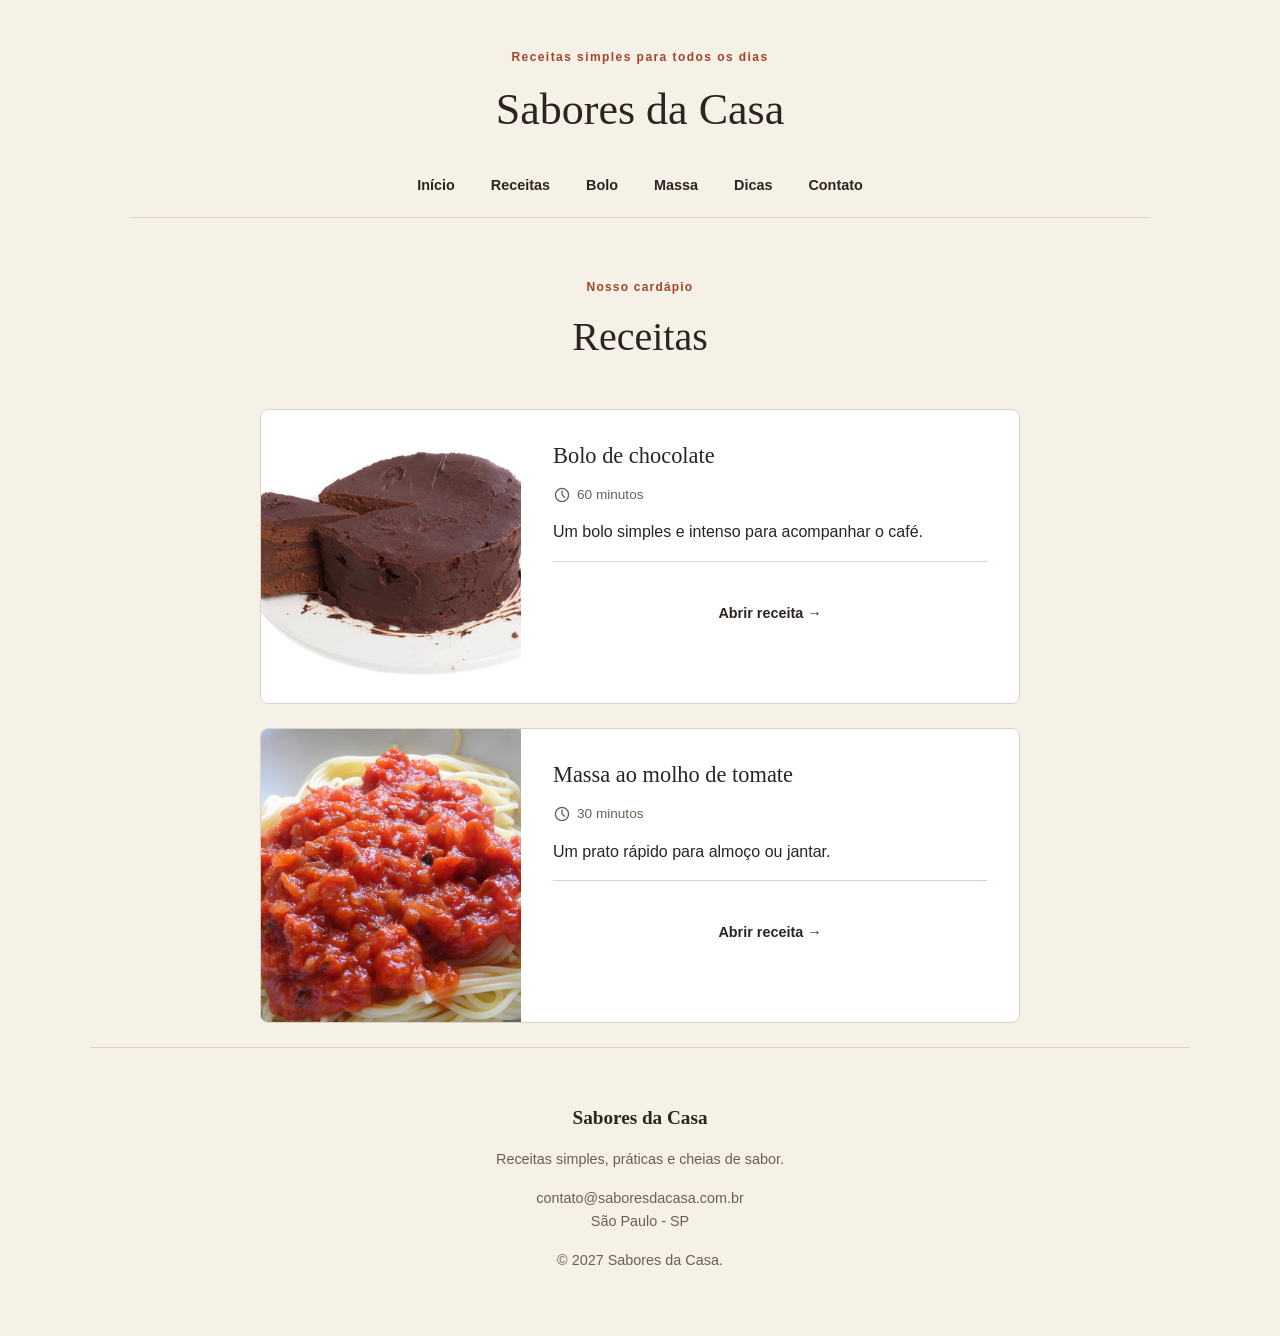
<file: saboresDaCasa/receitas.html>
<!DOCTYPE html>
<html lang="pt-BR">

<head>
    <meta charset="UTF-8">
    <meta name="viewport" content="width=device-width, initial-scale=1.0">
    <meta name="description" content="Sabores da Casa - receitas simples e práticas">
    <title>Receitas - Sabores da Casa</title>
    <link rel="stylesheet"
        href="https://fonts.googleapis.com/css2?family=Material+Symbols+Outlined:opsz,wght,FILL,GRAD@20..48,100..700,0..1,-50..200" />
    <link rel="stylesheet" href="style.css">
</head>

<body>
    <header>
        <p class="slogan">Receitas simples para todos os dias</p>
        <h1>Sabores da Casa</h1>

        <nav>
            <a href="index.html">Início</a>
            <a href="receitas.html">Receitas</a>
            <a href="receita-bolo.html">Bolo</a>
            <a href="receita-massa.html">Massa</a>
            <a href="dicas.html">Dicas</a>
            <a href="contato.html">Contato</a>
        </nav>
    </header>
    <main>
        <section>
            <header>
                <p class="categoria">Nosso cardápio</p>
                <h1>Receitas</h1>
            </header>

            <article class="card-horizontal">
                <img src="img/bolo.jpg" alt="Bolo de chocolate" class="card-horizontal-img">
                <section class="card-horizontal-content">
                    <h2>Bolo de chocolate</h2>
                    <header class="card-meta">
                        <span class="material-symbols-outlined">schedule</span>
                        60 minutos
                    </header>
                    <p>Um bolo simples e intenso para acompanhar o café.</p>
                    <footer>
                        <a href="receita-bolo.html" class="card-link">Abrir receita &rarr;</a>
                    </footer>
                </section>
            </article>

            <article class="card-horizontal">
                <img src="img/massa.jpg" alt="Massa com molho de tomate" class="card-horizontal-img">
                <section class="card-horizontal-content">
                    <h2>Massa ao molho de tomate</h2>
                    <header class="card-meta">
                        <span class="material-symbols-outlined">schedule</span>
                        30 minutos
                    </header>
                    <p>Um prato rápido para almoço ou jantar.</p>
                    <footer>
                        <a href="receita-massa.html" class="card-link">Abrir receita &rarr;</a>
                    </footer>
                </section>
            </article>
        </section>
    </main>
    <footer>
        <p><strong>Sabores da Casa</strong></p>
        <p>Receitas simples, práticas e cheias de sabor.</p>
        <address>
            contato@saboresdacasa.com.br<br>
            São Paulo - SP
        </address>
        <p>&copy; 2027 Sabores da Casa.</p>
    </footer>
</body>

</html>
</file>
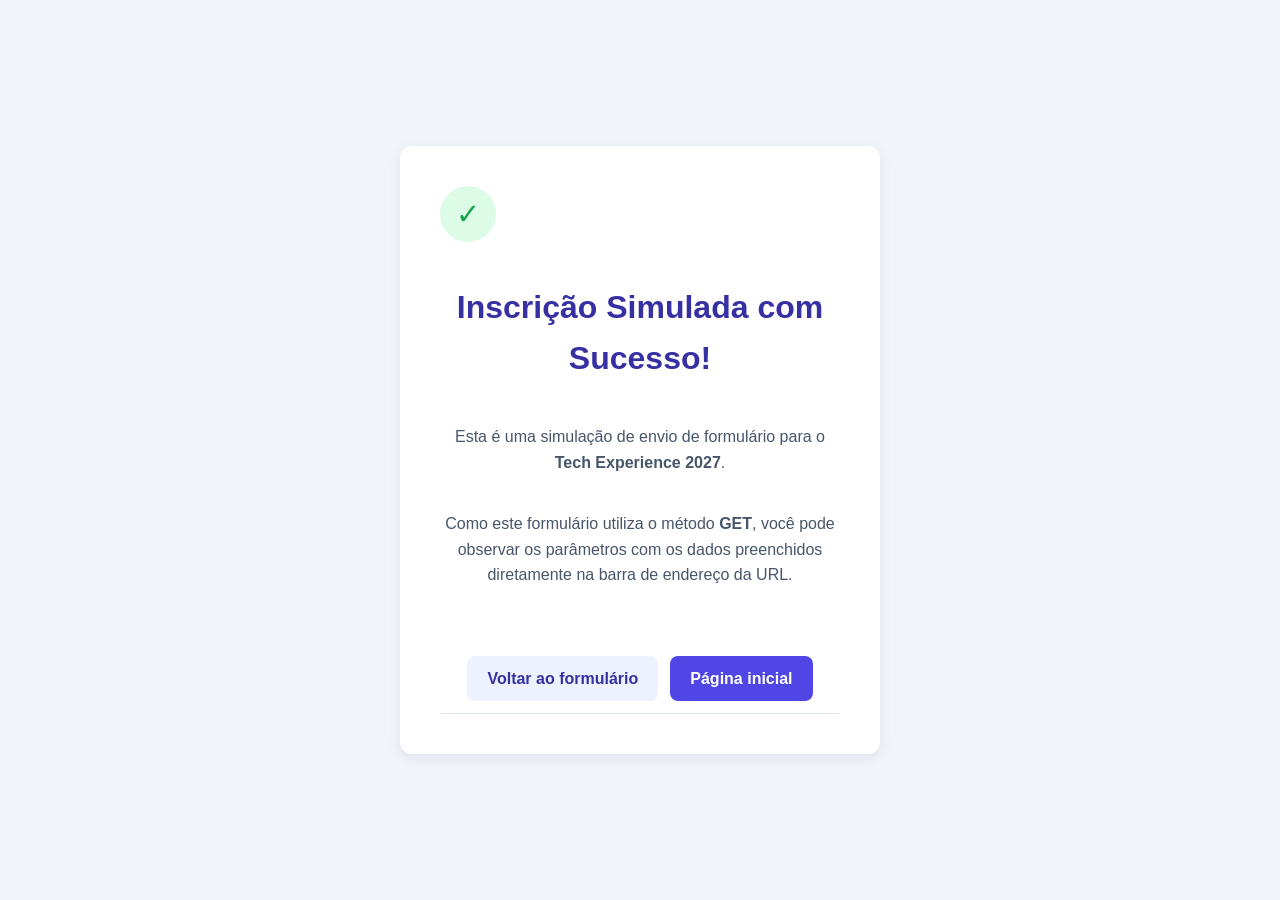
<file: tech_expe/confirmacao.html>
<!DOCTYPE html>
<html lang="pt-br">
<head>
    <meta charset="utf-8" />
    <meta name="viewport" content="width=device-width, initial-scale=1.0" />
    <title>Tech Experience 2027 - Confirmação</title>
    <link rel="stylesheet" href="style.css" />
</head>
<body class="page-confirmation">
    <main class="confirmation-card">
        <span class="status-icon" aria-hidden="true">&#10003;</span>
        <h1>Inscrição Simulada com Sucesso!</h1>
        <p>
            Esta é uma simulação de envio de formulário para o <strong>Tech Experience 2027</strong>.
        </p>
        <p>
            Como este formulário utiliza o método <strong>GET</strong>, você pode observar os parâmetros com os dados preenchidos diretamente na barra de endereço da URL.
        </p>
        <nav class="confirmation-actions">
            <a href="inscricao.html" class="btn-secondary">Voltar ao formulário</a>
            <a href="index.html" class="btn-primary">Página inicial</a>
        </nav>
    </main>
</body>
</html>
</file>
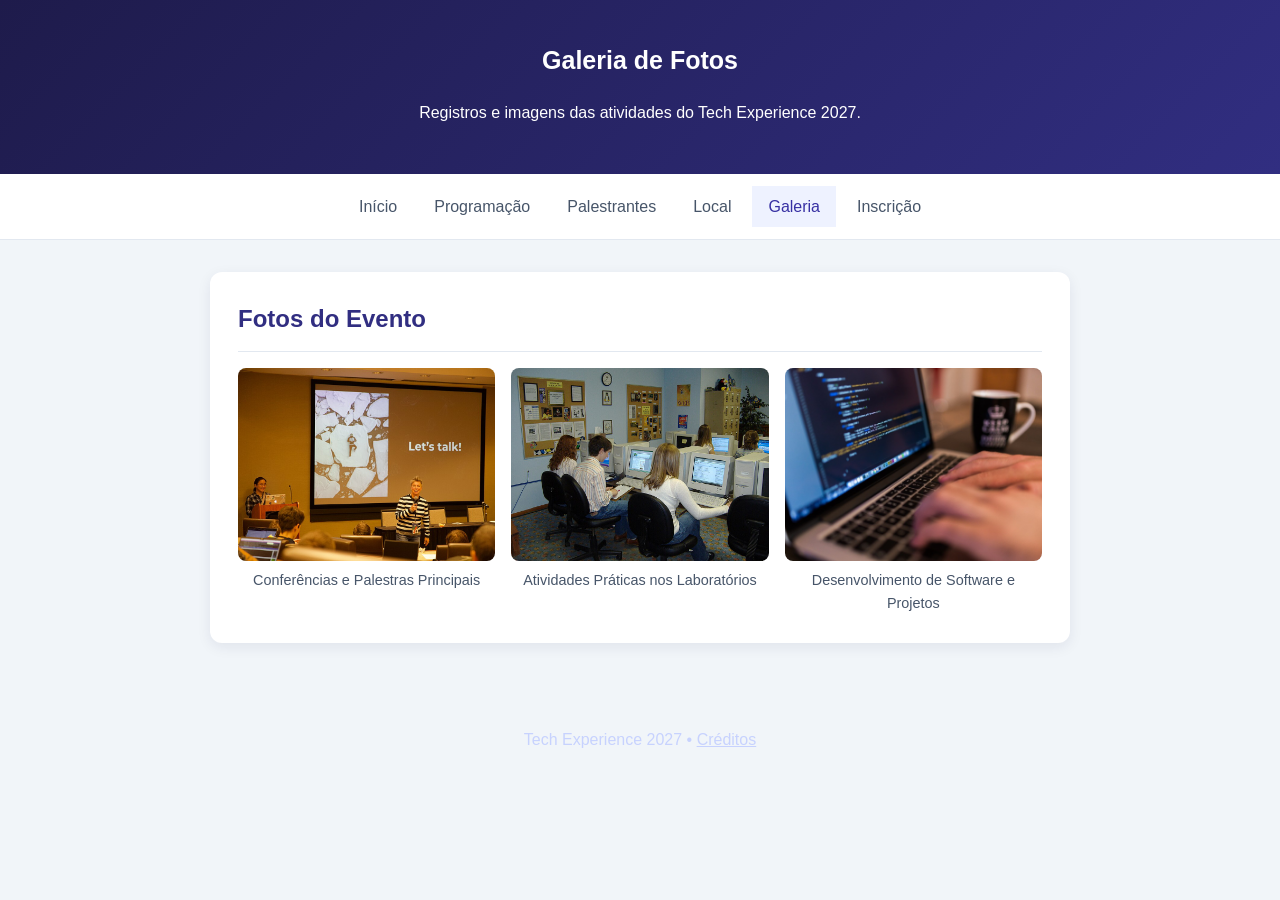
<file: tech_expe/galeria.html>
<!DOCTYPE html>
<html lang="pt-br">
<head>
    <meta charset="utf-8" />
    <meta name="viewport" content="width=device-width, initial-scale=1.0" />
    <meta name="description" content="Galeria do Tech Experience 2027" />
    <title>Tech Experience 2027 - Galeria</title>
    <link rel="stylesheet" href="style.css" />
</head>
<body>
    <header>
        <h1>Galeria de Fotos</h1>
        <p>Registros e imagens das atividades do Tech Experience 2027.</p>
    </header>

    <nav>
        <a href="index.html">Início</a>
        <a href="programacao.html">Programação</a>
        <a href="palestrantes.html">Palestrantes</a>
        <a href="local.html">Local</a>
        <a href="galeria.html" class="active">Galeria</a>
        <a href="inscricao.html">Inscrição</a>
    </nav>

    <main>
        <section>
            <h2>Fotos do Evento</h2>
            <ul class="gallery-grid">
                <li class="gallery-item">
                    <figure>
                        <a href="img/evento.jpg" target="_blank" rel="noopener">
                            <img src="img/evento.jpg" alt="Conferência de tecnologia" />
                        </a>
                        <figcaption>Conferências e Palestras Principais</figcaption>
                    </figure>
                </li>

                <li class="gallery-item">
                    <figure>
                        <a href="img/laboratorio.jpg" target="_blank" rel="noopener">
                            <img src="img/laboratorio.jpg" alt="Estudantes em um laboratório de informática" />
                        </a>
                        <figcaption>Atividades Práticas nos Laboratórios</figcaption>
                    </figure>
                </li>

                <li class="gallery-item">
                    <figure>
                        <a href="img/programador.jpg" target="_blank" rel="noopener">
                            <img src="img/programador.jpg" alt="Desenvolvimento de software" />
                        </a>
                        <figcaption>Desenvolvimento de Software e Projetos</figcaption>
                    </figure>
                </li>
            </ul>
        </section>
    </main>

    <footer>
        <p>Tech Experience 2027 &bull; <button type="button" commandfor="creditos" command="show-modal">Créditos</button></p>
        <dialog id="creditos">
            <h2>Créditos de Imagens</h2>
            <section>
                <h3>evento.jpg</h3>
                <p><strong>Arquivo:</strong> Wikimedia Technical Conference 2019</p>
                <p><strong>Autor:</strong> Darenwelsh (CC BY-SA 4.0)</p>
                <p><a href="https://commons.wikimedia.org/wiki/File:Wikimedia_Technical_Conference_2019_-_Lets_Talk.jpg" target="_blank" rel="noopener">Página original no Wikimedia Commons</a></p>
            </section>

            <section>
                <h3>laboratorio.jpg</h3>
                <p><strong>Arquivo:</strong> Students working in computer lab</p>
                <p><strong>Autor:</strong> Michael Surran (CC BY-SA 2.0)</p>
                <p><a href="https://commons.wikimedia.org/wiki/File:Students_working_on_class_assignment_in_computer_lab.jpg" target="_blank" rel="noopener">Página original no Wikimedia Commons</a></p>
            </section>

            <section>
                <h3>programador.jpg</h3>
                <p><strong>Arquivo:</strong> ComputerProgrammer.jpg</p>
                <p><strong>Origem:</strong> Pixabay / Wikimedia Commons (CC0)</p>
                <p><a href="https://commons.wikimedia.org/wiki/File:ComputerProgrammer.jpg" target="_blank" rel="noopener">Página original no Wikimedia Commons</a></p>
            </section>
            <button type="button" commandfor="creditos" command="close" class="btn-close">Fechar</button>
        </dialog>
    </footer>
</body>
</html>
</file>
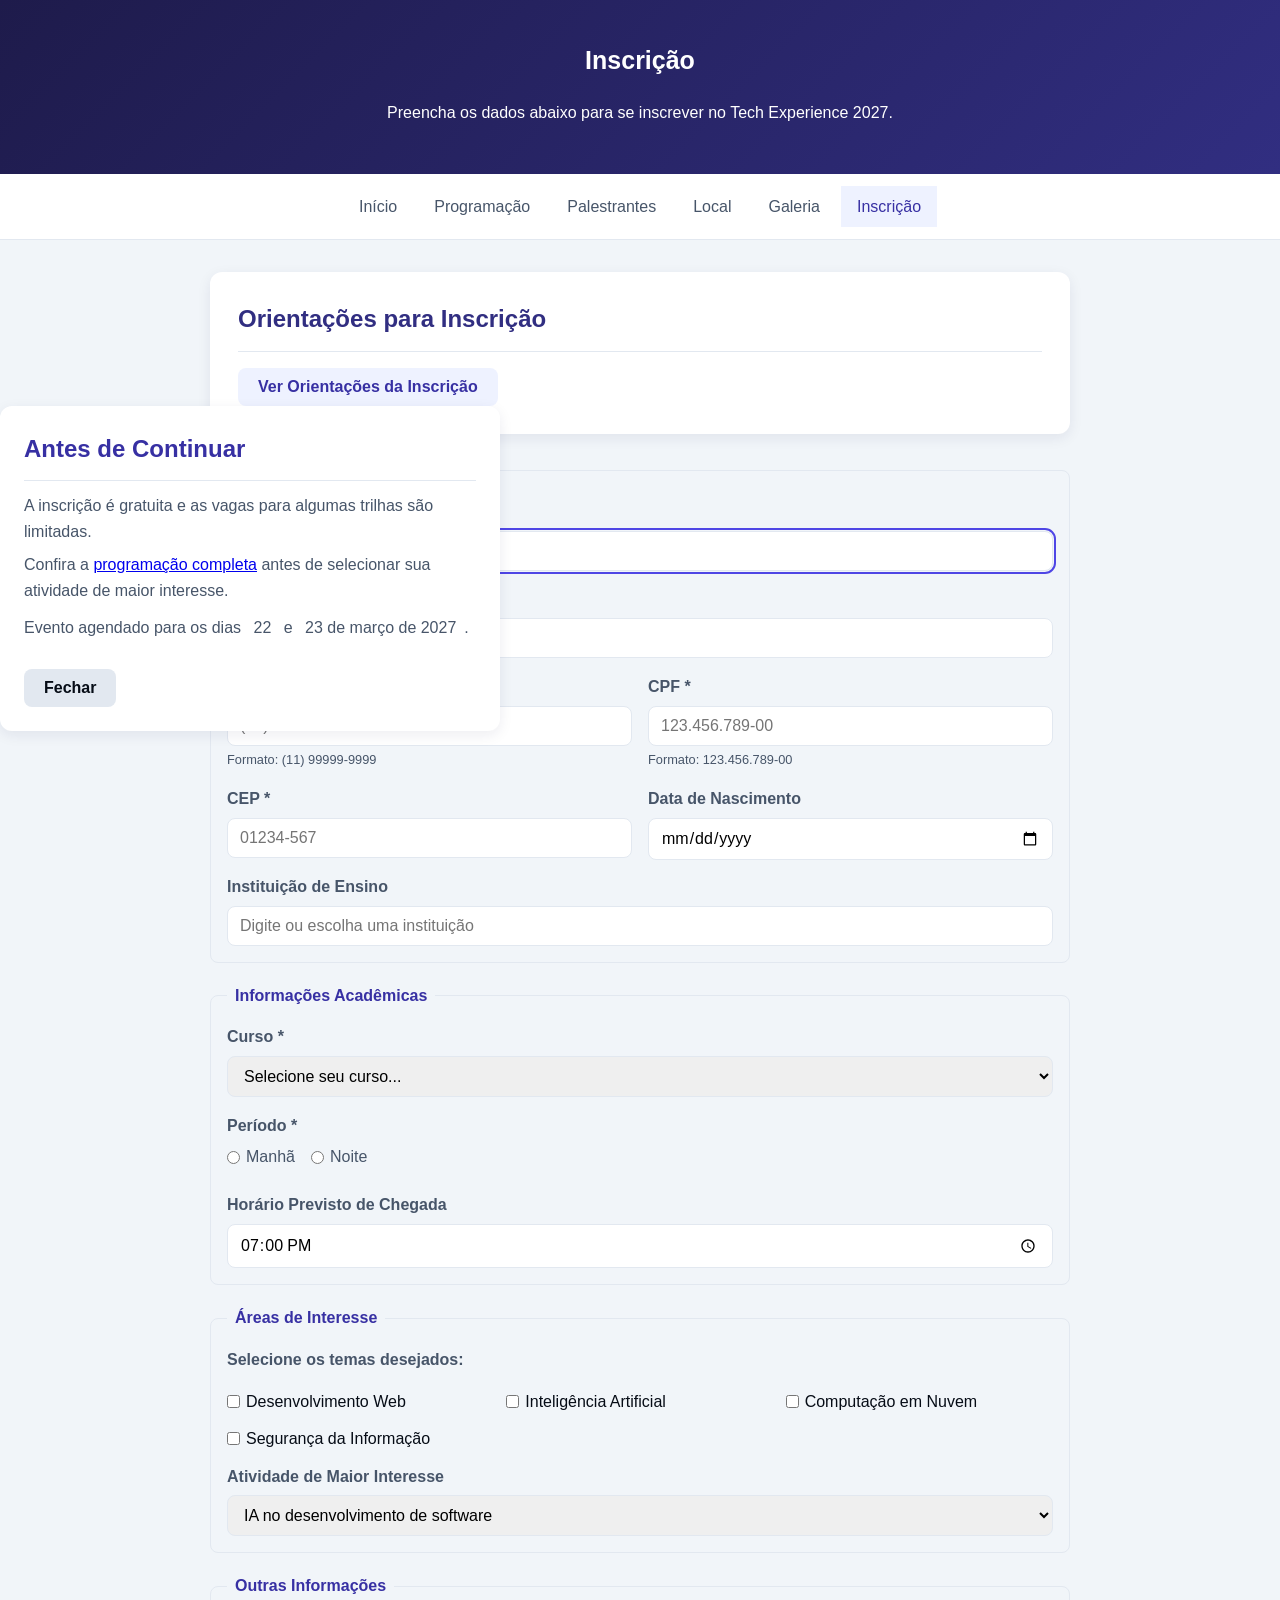
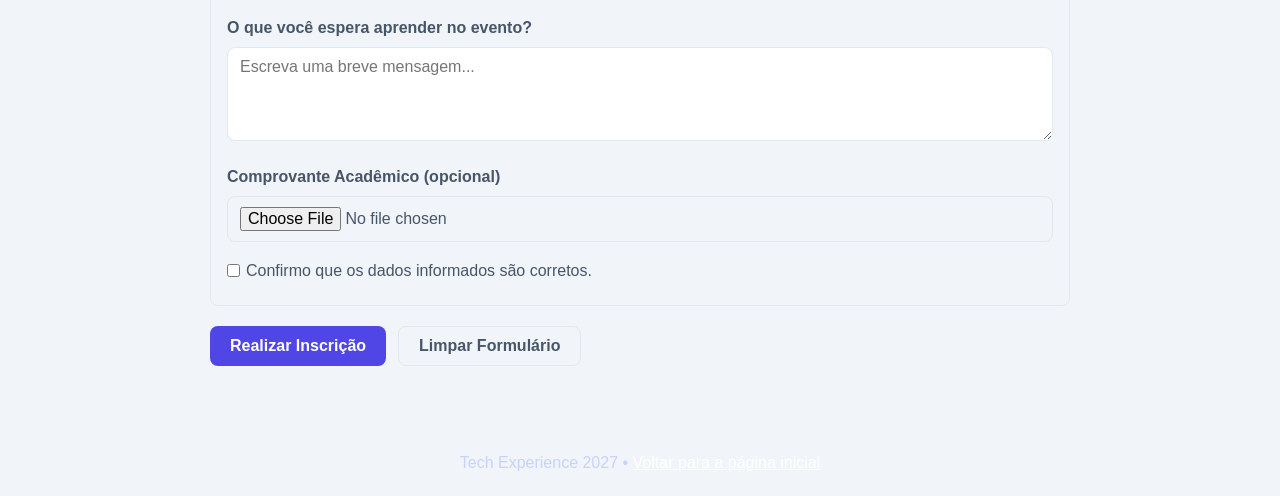
<file: tech_expe/inscricao.html>
<!DOCTYPE html>
<html lang="pt-br">
<head>
    <meta charset="utf-8" />
    <meta name="viewport" content="width=device-width, initial-scale=1.0" />
    <meta name="description" content="Inscrição para o Tech Experience 2027" />
    <title>Tech Experience 2027 - Inscrição</title>
    <link rel="stylesheet" href="style.css" />
</head>
<body>
    <header>
        <h1>Inscrição</h1>
        <p>Preencha os dados abaixo para se inscrever no Tech Experience 2027.</p>
    </header>

    <nav>
        <a href="index.html">Início</a>
        <a href="programacao.html">Programação</a>
        <a href="palestrantes.html">Palestrantes</a>
        <a href="local.html">Local</a>
        <a href="galeria.html">Galeria</a>
        <a href="inscricao.html" class="active">Inscrição</a>
    </nav>

    <main>
        <section class="info-modal-trigger">
            <h2>Orientações para Inscrição</h2>
            <button type="button" commandfor="aviso-inscricao" command="show-modal" class="btn-secondary">
                Ver Orientações da Inscrição
            </button>

            <dialog id="aviso-inscricao" open>
                <h2>Antes de Continuar</h2>
                <p>A inscrição é gratuita e as vagas para algumas trilhas são limitadas.</p>
                <p>
                    Confira a <a href="programacao.html">programação completa</a> antes de selecionar
                    sua atividade de maior interesse.
                </p>
                <p>
                    Evento agendado para os dias
                    <time datetime="2027-03-22">22</time> e
                    <time datetime="2027-03-23">23 de março de 2027</time>.
                </p>
                <button type="button" commandfor="aviso-inscricao" command="close" class="btn-close">Fechar</button>
            </dialog>
        </section>

        <form action="confirmacao.html" method="get" class="form-container">
            <fieldset>
                <legend>Dados Pessoais</legend>

                <p class="form-group">
                    <label for="nome">Nome Completo *</label>
                    <input type="text" id="nome" name="nome" required placeholder="Digite seu nome completo" autofocus />
                </p>

                <p class="form-group">
                    <label for="email">E-mail *</label>
                    <input type="email" id="email" name="email" required placeholder="nome@exemplo.com" />
                </p>

                <section class="form-row">
                    <p class="form-group">
                        <label for="telefone">Telefone *</label>
                        <input
                            type="tel"
                            id="telefone"
                            name="telefone"
                            placeholder="(11) 99999-9999"
                            pattern="\([0-9]{2}\) [0-9]{5}-[0-9]{4}"
                            maxlength="15"
                            inputmode="tel"
                            required />
                        <small>Formato: (11) 99999-9999</small>
                    </p>

                    <p class="form-group">
                        <label for="cpf">CPF *</label>
                        <input
                            type="text"
                            id="cpf"
                            name="cpf"
                            placeholder="123.456.789-00"
                            pattern="[0-9]{3}\.[0-9]{3}\.[0-9]{3}-[0-9]{2}"
                            maxlength="14"
                            inputmode="numeric"
                            required />
                        <small>Formato: 123.456.789-00</small>
                    </p>
                </section>

                <section class="form-row">
                    <p class="form-group">
                        <label for="cep">CEP *</label>
                        <input
                            type="text"
                            id="cep"
                            name="cep"
                            placeholder="01234-567"
                            pattern="[0-9]{5}-[0-9]{3}"
                            maxlength="9"
                            inputmode="numeric"
                            required />
                    </p>

                    <p class="form-group">
                        <label for="nascimento">Data de Nascimento</label>
                        <input type="date" id="nascimento" name="nascimento" />
                    </p>
                </section>

                <p class="form-group">
                    <label for="instituicao">Instituição de Ensino</label>
                    <input
                        type="text"
                        id="instituicao"
                        name="instituicao"
                        list="lista-instituicoes"
                        placeholder="Digite ou escolha uma instituição"
                        autocomplete="organization" />

                    <datalist id="lista-instituicoes">
                        <option value="Cruzeiro do Sul - São Miguel"></option>
                        <option value="Cruzeiro do Sul - Anália Franco"></option>
                        <option value="Cruzeiro do Sul - Liberdade"></option>
                        <option value="Cruzeiro do Sul - Paulista"></option>
                        <option value="Cruzeiro do Sul - Guarulhos"></option>
                    </datalist>
                </p>
            </fieldset>

            <fieldset>
                <legend>Informações Acadêmicas</legend>

                <p class="form-group">
                    <label for="curso">Curso *</label>
                    <select id="curso" name="curso" required>
                        <option value="">Selecione seu curso...</option>
                        <option value="ads">Análise e Desenvolvimento de Sistemas</option>
                        <option value="cc">Ciência da Computação</option>
                        <option value="si">Sistemas de Informação</option>
                        <option value="outro">Outro curso</option>
                    </select>
                </p>

                <p class="form-group">
                    <label>Período *</label>
                    <span class="radio-group">
                        <label><input type="radio" id="manha" name="periodo" value="manha" required /> Manhã</label>
                        <label><input type="radio" id="noite" name="periodo" value="noite" /> Noite</label>
                    </span>
                </p>

                <p class="form-group">
                    <label for="horario-chegada">Horário Previsto de Chegada</label>
                    <input
                        type="time"
                        id="horario-chegada"
                        name="horario-chegada"
                        min="08:00"
                        max="21:30"
                        step="900"
                        value="19:00" />
                </p>
            </fieldset>

            <fieldset>
                <legend>Áreas de Interesse</legend>

                <p class="form-group">
                    <label>Selecione os temas desejados:</label>
                    <ul class="checkbox-grid">
                        <li><label><input type="checkbox" id="web" name="interesse" value="web" /> Desenvolvimento Web</label></li>
                        <li><label><input type="checkbox" id="ia" name="interesse" value="ia" /> Inteligência Artificial</label></li>
                        <li><label><input type="checkbox" id="cloud" name="interesse" value="cloud" /> Computação em Nuvem</label></li>
                        <li><label><input type="checkbox" id="seguranca" name="interesse" value="seguranca" /> Segurança da Informação</label></li>
                    </ul>
                </p>

                <p class="form-group">
                    <label for="atividade">Atividade de Maior Interesse</label>
                    <select id="atividade" name="atividade">
                        <optgroup label="Palestras">
                            <option value="ia-dev">IA no desenvolvimento de software</option>
                            <option value="cloud">Primeiros passos em computação em nuvem</option>
                        </optgroup>
                        <optgroup label="Oficinas">
                            <option value="html">Construindo uma página Web sem frameworks</option>
                        </optgroup>
                    </select>
                </p>
            </fieldset>

            <fieldset>
                <legend>Outras Informações</legend>

                <p class="form-group">
                    <label for="mensagem">O que você espera aprender no evento?</label>
                    <textarea id="mensagem" name="mensagem" rows="4" placeholder="Escreva uma breve mensagem..."></textarea>
                </p>

                <p class="form-group">
                    <label for="comprovante">Comprovante Acadêmico (opcional)</label>
                    <input type="file" id="comprovante" name="comprovante" />
                </p>

                <p class="form-group checkbox-single">
                    <label>
                        <input type="checkbox" id="aceite" name="aceite" value="sim" required />
                        Confirmo que os dados informados são corretos.
                    </label>
                </p>
            </fieldset>

            <p class="form-actions">
                <button type="submit" class="btn-primary">Realizar Inscrição</button>
                <button type="reset" class="btn-reset">Limpar Formulário</button>
            </p>
        </form>
    </main>

    <footer>
        <p>Tech Experience 2027 &bull; <a href="index.html">Voltar para a página inicial</a></p>
    </footer>
</body>
</html>
</file>
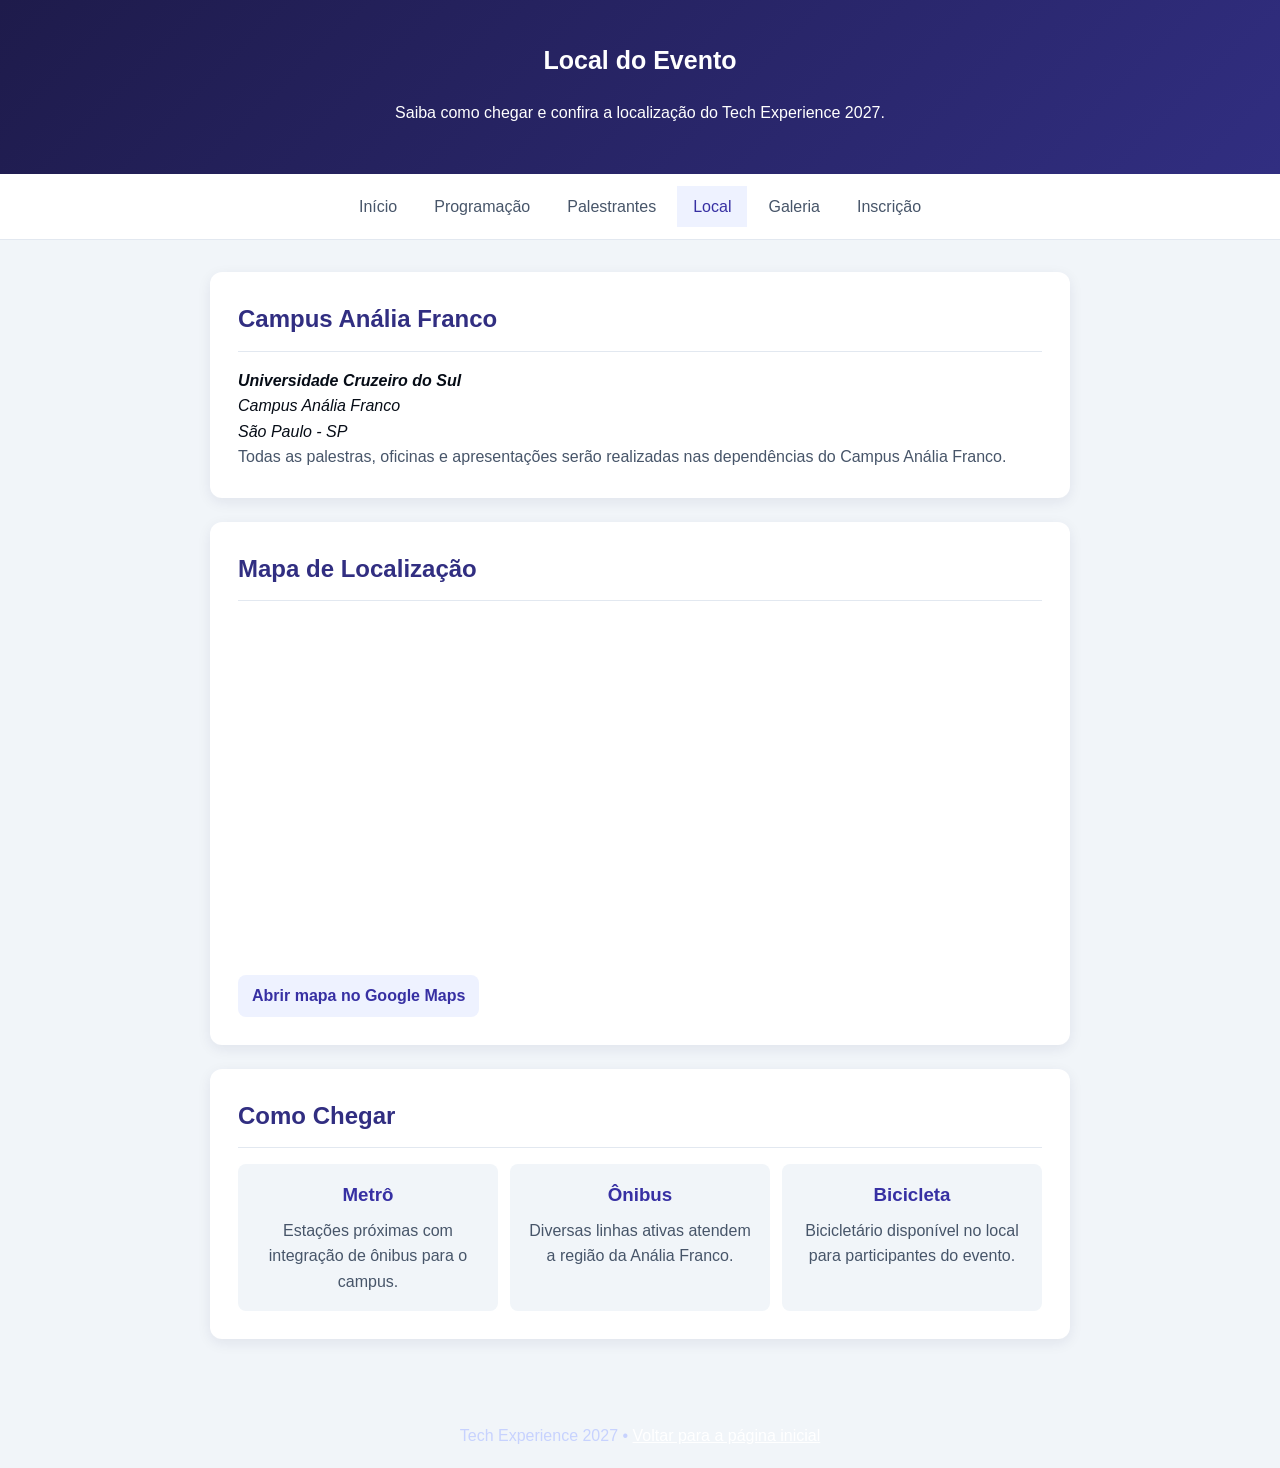
<file: tech_expe/local.html>
<!DOCTYPE html>
<html lang="pt-br">
<head>
    <meta charset="utf-8" />
    <meta name="viewport" content="width=device-width, initial-scale=1.0" />
    <meta name="description" content="Local do Tech Experience 2027" />
    <title>Tech Experience 2027 - Local</title>
    <link rel="stylesheet" href="style.css" />
</head>
<body>
    <header>
        <h1>Local do Evento</h1>
        <p>Saiba como chegar e confira a localização do Tech Experience 2027.</p>
    </header>

    <nav>
        <a href="index.html">Início</a>
        <a href="programacao.html">Programação</a>
        <a href="palestrantes.html">Palestrantes</a>
        <a href="local.html" class="active">Local</a>
        <a href="galeria.html">Galeria</a>
        <a href="inscricao.html">Inscrição</a>
    </nav>

    <main>
        <section>
            <h2>Campus Anália Franco</h2>
            <address>
                <strong>Universidade Cruzeiro do Sul</strong><br />
                Campus Anália Franco<br />
                São Paulo - SP
            </address>

            <p>
                Todas as palestras, oficinas e apresentações serão realizadas nas dependências do Campus Anália Franco.
            </p>
        </section>

        <section>
            <h2>Mapa de Localização</h2>
            <figure class="map-container">
                <iframe src="https://www.google.com/maps/embed?pb=!1m18!1m12!1m3!1d3657.2386963431513!2d-46.56629812466991!3d-23.55986917880085!2m3!1f0!2f0!3f0!3m2!1i1024!2i768!4f13.1!3m3!1m2!1s0x94ce5e82b531b129%3A0x44c1e055f4e82666!2sUniversidade%20Cruzeiro%20do%20Sul%20-%20Campus%20An%C3%A1lia%20Franco!5e0!3m2!1spt-BR!2sbr!4v1786318252468!5m2!1spt-BR!2sbr" width="600" height="450" allowfullscreen="" loading="lazy" referrerpolicy="strict-origin-when-cross-origin" title="Mapa do Campus Anália Franco"></iframe>
            </figure>
            <p><a href="https://www.google.com/maps" target="_blank" rel="noopener" class="btn-link">Abrir mapa no Google Maps</a></p>
        </section>

        <section>
            <h2>Como Chegar</h2>
            <ul class="transport-grid">
                <li class="transport-card">
                    <h3>Metrô</h3>
                    <p>Estações próximas com integração de ônibus para o campus.</p>
                </li>
                <li class="transport-card">
                    <h3>Ônibus</h3>
                    <p>Diversas linhas ativas atendem a região da Anália Franco.</p>
                </li>
                <li class="transport-card">
                    <h3>Bicicleta</h3>
                    <p>Bicicletário disponível no local para participantes do evento.</p>
                </li>
            </ul>
        </section>
    </main>

    <footer>
        <p>Tech Experience 2027 &bull; <a href="index.html">Voltar para a página inicial</a></p>
    </footer>
</body>
</html>
</file>
<file: assets/style.css>
@import url('https://fonts.googleapis.com/css2?family=Outfit:wght@300;400;600;800&display=swap');

:root {
    --fundo-claro: #f8fafc;
    --texto-principal: #1e293b;
    --texto-suave: #64748b;
    --destaque: #2563eb;
    --borda: #cbd5e1;
}

* {
    margin: 0;
    padding: 0;
    box-sizing: border-box;
}

body {
    font-family: 'Outfit', sans-serif;
    background: var(--fundo-claro);
    color: var(--texto-principal);
    min-height: 100vh;
    display: flex;
    flex-direction: column;
    align-items: center;
    padding: 2rem;
    line-height: 1.6;
}

.page-header {
    text-align: center;
    padding: 4rem 1rem 3rem;
    max-width: 800px;
}

.page-header h1 {
    font-size: 3.5rem;
    font-weight: 800;
    margin-bottom: 1rem;
    color: var(--texto-principal);
    letter-spacing: -1px;
}

.page-header p {
    font-size: 1.1rem;
    color: var(--texto-suave);
    font-weight: 300;
}

.portfolio-main {
    width: 100%;
    max-width: 1200px;
    flex: 1;
}

.projects-grid {
    display: grid;
    grid-template-columns: 1fr 1fr;
    gap: 2rem;
    padding: 1rem;
}

.project-card {
    background: #ffffff;
    border: 1px solid var(--borda);
    border-radius: 12px;
    padding: 1.5rem;
    text-decoration: none;
    color: inherit;
    display: flex;
    flex-direction: column;
}

.project-img {
    width: 100%;
    aspect-ratio: 16/9;
    object-fit: cover;
    border-radius: 8px;
    margin-bottom: 1rem;
    border: 1px solid var(--borda);
}

.project-img-placeholder {
    width: 100%;
    aspect-ratio: 16/9;
    border-radius: 8px;
    background: #f1f5f9;
    display: flex;
    align-items: center;
    justify-content: center;
    margin-bottom: 1rem;
    color: var(--texto-suave);
}

.project-img-placeholder span {
    font-size: 2.5rem;
    opacity: 0.5;
}

.project-title {
    font-size: 1.5rem;
    font-weight: 600;
    margin-bottom: 1rem;
}

.project-link-text {
    font-size: 0.9rem;
    font-weight: 600;
    color: var(--destaque);
    display: flex;
    align-items: center;
    gap: 0.5rem;
    margin-top: auto;
}

.page-footer {
    margin-top: 4rem;
    padding: 2rem 0;
    text-align: center;
    color: var(--texto-suave);
    border-top: 1px solid var(--borda);
    width: 100%;
}

@media (max-width: 768px) {
    .page-header h1 {
        font-size: 2.5rem;
    }

    .projects-grid {
        grid-template-columns: 1fr;
    }
}
</file>
<file: saboresDaCasa/style.css>
/* =========================================================
   Sabores da Casa — style.css
   ========================================================= */

:root {
    --bg: #f6f1e7;
    --bg-quote: #e9e0cd;
    --text: #2c2420;
    --text-muted: #6b5f54;
    --accent: #a2432b;
    --accent-dark: #8a3823;
    --border: #ddd3c0;
    --white: #ffffff;

    --font-serif: Georgia, 'Times New Roman', Times, serif;
    --font-sans: -apple-system, BlinkMacSystemFont, 'Segoe UI', Roboto, Helvetica, Arial, sans-serif;
}

* {
    box-sizing: border-box;
}

body {
    margin: 0;
    padding: 0;
    background-color: var(--bg);
    color: var(--text);
    font-family: var(--font-sans);
    line-height: 1.6;
}

a {
    color: inherit;
    text-decoration: none;
}

img {
    max-width: 100%;
    display: block;
}

/* Ícones Material Symbols */
.material-symbols-outlined {
    font-family: 'Material Symbols Outlined';
    font-weight: normal;
    font-style: normal;
    font-size: 22px;
    line-height: 1;
    letter-spacing: normal;
    text-transform: none;
    display: inline-block;
    white-space: nowrap;
    word-wrap: normal;
    direction: ltr;
    -webkit-font-smoothing: antialiased;
}

/* ---------- Layout helpers ---------- */

body>header,
main>section,
main>article.pagina-receita,
footer {
    max-width: 1100px;
    margin: 0 auto;
    padding: 0 40px;
}

/* Eyebrow reutilizado em várias seções e páginas */
.categoria {
    margin: 0 0 8px;
    color: var(--accent);
    font-size: 0.75rem;
    letter-spacing: 0.1em;
    font-weight: 700;
}

/* ---------- Cabeçalho do site ---------- */

body>header {
    text-align: center;
    padding-top: 48px;
    padding-bottom: 0;
}

body>header .slogan {
    margin: 0 0 8px;
    color: var(--accent);
    font-size: 0.75rem;
    letter-spacing: 0.12em;
    font-weight: 700;
}

body>header h1 {
    margin: 0 0 28px;
    font-family: var(--font-serif);
    font-weight: 400;
    font-size: 2.75rem;
    color: var(--text);
}

nav {
    display: flex;
    flex-wrap: wrap;
    justify-content: center;
    gap: 16px 36px;
    padding-bottom: 20px;
    border-bottom: 1px solid var(--border);
    margin-bottom: 60px;
}

nav a {
    font-size: 0.9rem;
    font-weight: 600;
    color: var(--text);
}

nav a:hover {
    color: var(--accent);
}

/* ---------- Cabeçalho de página interna (Receitas / Contato / Dicas / receitas individuais) ---------- */

main>section>header,
main>article.pagina-receita>header {
    text-align: center;
    margin-bottom: 40px;
}

main>section>header h1,
main>article.pagina-receita>header h1 {
    font-family: var(--font-serif);
    font-weight: 400;
    font-size: 2.5rem;
    margin: 0;
    color: var(--text);
}

main>section>p.text-center {
    text-align: center;
    max-width: 700px;
    margin: 0 auto 40px;
}

/* =========================================================
   Página inicial
   ========================================================= */

/* ---------- Seção Início (hero) ---------- */

#inicio {
    display: grid;
    grid-template-columns: 1fr 1fr;
    gap: 60px;
    align-items: center;
    padding-bottom: 60px;
    border-bottom: 1px solid var(--border);
    margin-bottom: 60px;
}

#inicio h2 {
    font-family: var(--font-serif);
    font-weight: 400;
    font-size: 2.3rem;
    line-height: 1.25;
    margin: 0 0 20px;
}

#inicio>article>p:not(.categoria) {
    color: var(--text-muted);
    max-width: 40ch;
    margin-bottom: 28px;
}

.botao {
    display: inline-block;
    background-color: var(--accent);
    color: var(--white);
    padding: 14px 26px;
    border-radius: 4px;
    font-weight: 700;
    font-size: 0.9rem;
}

.botao:hover {
    background-color: var(--accent-dark);
}

#inicio figure {
    margin: 0;
}

#inicio img {
    border-radius: 6px;
    width: 100%;
    height: 380px;
    object-fit: cover;
}

#inicio figcaption {
    margin-top: 10px;
    font-size: 0.85rem;
    color: var(--text-muted);
}

/* ---------- Seção Escolhas (receitas da semana) ---------- */

#escolhas {
    display: grid;
    grid-template-columns: repeat(2, 1fr);
    gap: 40px;
    padding-bottom: 60px;
}

#escolhas>header {
    grid-column: 1 / -1;
    text-align: center;
    padding: 0;
    max-width: none;
    margin-bottom: 20px;
}

#escolhas h2 {
    font-family: var(--font-serif);
    font-weight: 400;
    font-size: 2rem;
    margin: 0;
}

#escolhas article {
    margin: 0;
}

#escolhas figure {
    margin: 0 0 14px;
}

#escolhas img {
    border-radius: 6px;
    width: 100%;
    height: 260px;
    object-fit: cover;
}

#escolhas figcaption {
    margin-top: 8px;
    font-size: 0.8rem;
    color: var(--text-muted);
}

#escolhas h3 {
    font-family: var(--font-serif);
    font-weight: 400;
    font-size: 1.5rem;
    margin: 0 0 10px;
}

#escolhas article>p:not(:last-child) {
    color: var(--text-muted);
    margin-bottom: 10px;
}

#escolhas article a {
    color: var(--accent);
    font-weight: 700;
    font-size: 0.9rem;
    text-decoration: underline;
}

/* ---------- Seção Manifesto (citação) ---------- */

#manifesto {
    background-color: var(--bg-quote);
    max-width: none;
    padding: 60px 40px;
    margin-bottom: 60px;
}

#manifesto blockquote {
    max-width: 760px;
    margin: 0 auto;
    text-align: center;
    font-family: var(--font-serif);
    font-style: italic;
    font-size: 1.6rem;
    line-height: 1.5;
    color: var(--text);
}

/* ---------- Seção Dicas (home) ---------- */

#dicas-home {
    display: grid;
    grid-template-columns: 1fr 1fr;
    gap: 60px;
    align-items: center;
    padding-bottom: 60px;
    margin-bottom: 60px;
}

#dicas-home h2 {
    font-family: var(--font-serif);
    font-weight: 400;
    font-size: 2rem;
    margin: 0 0 16px;
}

#dicas-home article p {
    color: var(--text-muted);
    margin-bottom: 12px;
}

#dicas-home article a {
    color: var(--accent);
    font-weight: 700;
    text-decoration: underline;
}

#dicas-home aside {
    background-color: var(--white);
    border-left: 4px solid var(--accent);
    padding: 24px 28px;
}

#dicas-home aside h3 {
    font-family: var(--font-serif);
    font-weight: 400;
    font-size: 1.15rem;
    margin: 0 0 10px;
}

#dicas-home aside p {
    color: var(--text-muted);
    margin: 0;
    font-size: 0.95rem;
}

/* ---------- Seção Newsletter ---------- */

#newsletter {
    text-align: center;
    border-top: 1px solid var(--border);
    padding-top: 50px;
    padding-bottom: 50px;
}

#newsletter h2 {
    font-family: var(--font-serif);
    font-weight: 400;
    font-size: 1.8rem;
    margin: 0 0 28px;
}

#newsletter form {
    display: flex;
    justify-content: center;
    align-items: center;
    gap: 12px;
    flex-wrap: wrap;
}

#newsletter label {
    font-weight: 700;
    font-size: 0.9rem;
}

#newsletter input[type="email"] {
    padding: 12px 16px;
    border: 1px solid var(--border);
    border-radius: 4px;
    font-size: 0.9rem;
    min-width: 260px;
    background-color: var(--white);
}

#newsletter button {
    background-color: var(--accent);
    color: var(--white);
    border: none;
    padding: 12px 22px;
    border-radius: 4px;
    font-weight: 700;
    font-size: 0.9rem;
    cursor: pointer;
}

#newsletter button:hover {
    background-color: var(--accent-dark);
}

/* =========================================================
   Página Receitas (listagem)
   ========================================================= */

.card-horizontal {
    display: flex;
    background-color: var(--white);
    border: 1px solid var(--border);
    border-radius: 8px;
    overflow: hidden;
    max-width: 760px;
    margin: 0 auto 24px;
}

.card-horizontal-img {
    width: 260px;
    align-self: stretch;
    object-fit: cover;
}

.card-horizontal-content {
    flex: 1;
    padding: 28px 32px;
}

.card-horizontal-content h2 {
    font-family: var(--font-serif);
    font-weight: 400;
    font-size: 1.4rem;
    margin: 0 0 10px;
}

.card-meta {
    display: flex;
    align-items: center;
    gap: 6px;
    color: var(--text-muted);
    font-size: 0.85rem;
    margin: 0 0 14px;
    font-weight: 400;
}

.card-meta .material-symbols-outlined {
    font-size: 18px;
}

.card-horizontal-content p {
    color: var(--text);
    margin: 0 0 16px;
}

.card-link {
    color: var(--text);
    font-weight: 700;
    font-size: 0.9rem;
}

.card-link:hover {
    color: var(--accent);
}

/* =========================================================
   Páginas de receita individual (Bolo / Massa)
   ========================================================= */

.pagina-receita>figure {
    max-width: 760px;
    margin: 0 auto 12px;
}

.pagina-receita>figure img {
    width: 100%;
    border-radius: 6px;
}

.pagina-receita>figure figcaption {
    text-align: center;
    margin-top: 10px;
    font-size: 0.85rem;
    color: var(--text-muted);
}

.receita-cards-container {
    display: flex;
    flex-direction: column;
    gap: 24px;
    max-width: 760px;
    margin: 40px auto 0;
}

.receita-card-box {
    background-color: var(--white);
    border: 1px solid var(--border);
    border-radius: 8px;
    padding: 24px 28px;
}

.info-header,
.receita-card-box summary {
    display: flex;
    align-items: center;
    gap: 16px;
    position: relative;
}

.receita-card-box summary {
    list-style: none;
    cursor: pointer;
    padding-right: 28px;
}

.receita-card-box summary::-webkit-details-marker {
    display: none;
}

.receita-card-box summary::marker {
    content: "";
}

.receita-card-box summary::after {
    content: "⌄";
    position: absolute;
    right: 0;
    top: 50%;
    transform: translateY(-50%);
    font-size: 1.2rem;
    color: var(--text-muted);
    transition: transform 0.2s ease;
}

.receita-card-box[open] summary::after {
    transform: translateY(-50%) rotate(180deg);
}

.receita-card-icon {
    display: flex;
    align-items: center;
    justify-content: center;
    width: 40px;
    height: 40px;
    border-radius: 50%;
    border: 1px solid var(--border);
    flex-shrink: 0;
}

.receita-card-icon .material-symbols-outlined {
    font-size: 20px;
    color: var(--text);
}

.receita-card-title-group {
    display: flex;
    flex-direction: column;
    gap: 4px;
}

.receita-card-title {
    font-weight: 700;
    font-size: 1rem;
    color: var(--text);
}

.receita-card-subtitle {
    font-size: 0.85rem;
    color: var(--text-muted);
}

.info-bar-horizontal {
    list-style: none;
    display: flex;
    flex-wrap: wrap;
    gap: 10px 28px;
    margin: 16px 0 0;
    padding: 0 0 0 56px;
}

.info-bar-item {
    display: flex;
    align-items: center;
    gap: 6px;
    font-size: 0.9rem;
    color: var(--text);
}

.info-bar-item .material-symbols-outlined {
    font-size: 18px;
    color: var(--text-muted);
}

.receita-card-content {
    margin-top: 16px;
    padding-left: 56px;
    color: var(--text);
    font-size: 0.95rem;
}

.receita-card-content ul,
.receita-card-content ol {
    margin: 0;
    padding-left: 20px;
}

.receita-card-content li {
    margin-bottom: 6px;
}

.receita-card-content li:last-child {
    margin-bottom: 0;
}

.receita-card-content p {
    margin: 0;
}

/* =========================================================
   Página Contato
   ========================================================= */

main>section>form {
    max-width: 700px;
    margin: 0 auto;
}

fieldset {
    border: 1px solid var(--border);
    border-radius: 6px;
    padding: 28px 32px 32px;
    margin: 0 0 32px;
}

legend {
    padding: 0 10px;
    color: var(--accent);
    font-size: 0.95rem;
    font-weight: 700;
}

form p {
    margin: 0 0 20px;
}

form label[for] {
    display: block;
    font-weight: 700;
    font-size: 0.9rem;
    margin-bottom: 6px;
}

form label:has(input[type="radio"]) {
    font-weight: 400;
    margin-right: 24px;
    cursor: pointer;
}

form label:has(input[type="checkbox"]) {
    font-weight: 700;
    cursor: pointer;
}

form input[type="text"],
form input[type="email"],
form input[type="tel"],
form select,
form textarea {
    width: 100%;
    padding: 12px 14px;
    border: 1px solid var(--border);
    border-radius: 4px;
    font-family: inherit;
    font-size: 0.95rem;
    color: var(--text);
    background-color: var(--white);
}

form select {
    cursor: pointer;
}

form textarea {
    resize: vertical;
}

form input[type="radio"],
form input[type="checkbox"] {
    accent-color: var(--accent);
    margin-right: 6px;
}

form button {
    background-color: var(--accent);
    color: var(--white);
    border: none;
    padding: 12px 24px;
    border-radius: 4px;
    font-weight: 700;
    font-size: 0.9rem;
    cursor: pointer;
    margin-right: 12px;
}

form button:hover {
    background-color: var(--accent-dark);
}

/* =========================================================
   Página Dicas de cozinha
   ========================================================= */

.dica-cards-container {
    display: flex;
    flex-direction: column;
    gap: 20px;
    max-width: 760px;
    margin: 0 auto;
}

.dica-card-horizontal {
    display: flex;
    align-items: stretch;
    background-color: var(--white);
    border: 1px solid var(--border);
    border-radius: 8px;
    overflow: hidden;
}

.dica-card-icon-wrapper {
    background-color: var(--bg-quote);
    border-right: 1px solid var(--border);
    width: 120px;
    flex-shrink: 0;
    margin: 0;
    display: flex;
    align-items: center;
    justify-content: center;
}

.dica-card-icon-wrapper .material-symbols-outlined {
    font-size: 32px;
    color: var(--text);
}

.dica-card-content {
    padding: 24px 28px;
    flex: 1;
}

.dica-card-content h2 {
    font-family: var(--font-serif);
    font-weight: 400;
    font-size: 1.25rem;
    margin: 0 0 8px;
}

.dica-card-content p {
    color: var(--text-muted);
    margin: 0;
    font-size: 0.95rem;
}

.video-card-horizontal {
    background-color: var(--white);
    border: 1px solid var(--border);
    border-radius: 8px;
    padding: 32px;
    text-align: center;
}

.video-card-horizontal h2 {
    font-family: var(--font-serif);
    font-weight: 400;
    font-size: 1.25rem;
    margin: 0 0 24px;
}

.video-card-horizontal iframe {
    width: 100%;
    max-width: 700px;
    aspect-ratio: 1337 / 752;
    border: 0;
    border-radius: 4px;
}

/* ---------- Rodapé ---------- */

footer {
    text-align: center;
    border-top: 1px solid var(--border);
    padding-top: 40px;
    padding-bottom: 50px;
    color: var(--text-muted);
    font-size: 0.9rem;
}

footer strong {
    font-family: var(--font-serif);
    font-size: 1.2rem;
    color: var(--text);
}

footer address {
    font-style: normal;
    margin: 16px 0;
}

/* =========================================================
   Responsivo — tablet
   ========================================================= */

@media (max-width: 900px) {

    body>header,
    main>section,
    main>article.pagina-receita,
    footer {
        padding: 0 24px;
    }

    #inicio,
    #dicas-home {
        grid-template-columns: 1fr;
        gap: 32px;
    }

    #escolhas {
        grid-template-columns: 1fr 1fr;
    }
}

/* =========================================================
   Responsivo — mobile
   ========================================================= */

@media (max-width: 600px) {

    body>header,
    main>section,
    main>article.pagina-receita,
    footer {
        padding: 0 20px;
    }

    /* Cabeçalho */
    body>header {
        padding-top: 32px;
    }

    body>header h1 {
        font-size: 2.1rem;
        margin-bottom: 20px;
    }

    nav {
        gap: 12px 20px;
        margin-bottom: 40px;
    }

    main>section>header,
    main>article.pagina-receita>header {
        margin-bottom: 28px;
    }

    main>section>header h1,
    main>article.pagina-receita>header h1 {
        font-size: 2rem;
    }

    /* Início (hero) */
    #inicio {
        grid-template-columns: 1fr;
        gap: 24px;
        padding-bottom: 40px;
        margin-bottom: 40px;
    }

    #inicio h2 {
        font-size: 1.7rem;
    }

    #inicio>article>p:not(.categoria) {
        max-width: none;
    }

    #inicio img {
        height: auto;
        aspect-ratio: 4 / 3;
    }

    .botao {
        width: 100%;
        text-align: center;
    }

    /* Receitas da semana (home) */
    #escolhas {
        grid-template-columns: 1fr;
        gap: 36px;
        padding-bottom: 40px;
    }

    #escolhas>header {
        margin-bottom: 24px;
    }

    #escolhas h2 {
        font-size: 1.6rem;
    }

    #escolhas img {
        height: auto;
        aspect-ratio: 4 / 3;
    }

    /* Manifesto (citação) */
    #manifesto {
        padding: 40px 20px;
        margin-bottom: 40px;
    }

    #manifesto blockquote {
        font-size: 1.25rem;
    }

    /* Dicas (home) */
    #dicas-home {
        grid-template-columns: 1fr;
        gap: 24px;
        padding-bottom: 40px;
        margin-bottom: 40px;
    }

    #dicas-home h2 {
        font-size: 1.6rem;
    }

    /* Newsletter */
    #newsletter {
        padding-top: 40px;
        padding-bottom: 40px;
    }

    #newsletter h2 {
        font-size: 1.5rem;
    }

    #newsletter form {
        flex-direction: column;
        align-items: stretch;
        text-align: left;
        gap: 10px;
    }

    #newsletter input[type="email"] {
        width: 100%;
        min-width: 0;
    }

    #newsletter button {
        width: 100%;
    }

    /* Página Receitas (listagem) */
    .card-horizontal {
        flex-direction: column;
    }

    .card-horizontal-img {
        width: 100%;
        height: 220px;
    }

    .card-horizontal-content {
        padding: 20px;
    }

    /* Página de receita individual */
    .receita-card-box {
        padding: 20px;
    }

    .info-bar-horizontal,
    .receita-card-content {
        padding-left: 0;
    }

    /* Contato */
    fieldset {
        padding: 20px;
    }

    /* Dicas de cozinha */
    .dica-card-icon-wrapper {
        width: 76px;
    }

    .dica-card-content {
        padding: 18px 20px;
    }

    .video-card-horizontal {
        padding: 20px;
    }

    /* Rodapé */
    footer {
        padding-top: 32px;
        padding-bottom: 40px;
    }
}
</file>
<file: tech_expe/style.css>
:root{
    --cor-primaria: #4f46e5;
    --cor-primaria-escura: #3730a3;
    --cor-primaria-clara: #eef2ff;
    --cor-cabecalho: #1e1b4b;
    --cor-cabecalho-fim: #312e81;
    --cor-texto: #060c16;
    --cor-texto-suave: #475569;
    --cor-fundo-pagina: #f1f5f9;
    --cor-fundo-cartao: #ffffff;
    --cor-borda: #e2e8f0;
    --raio-borda: 12px;
    --raio-borda-pequeno: 8px;
    --sombra-cartao: 0 4px 14px rgba(30, 27, 75, 0.08);
    --largura-conteudo: 900px;
    --fonte-corpo: 'Plus Jakarta Sans', sans-serif;
}

*{
    margin: 0;
    padding: 0;
    box-sizing: border-box;
}

body{
    font-family: var(--fonte-corpo);
    background-color: var(--cor-fundo-pagina);
    color: var(--cor-texto);
    line-height: 1.6;
}

img{
   max-width: 100%;
   display: block;
}

header{
    background: linear-gradient(135deg, var(--cor-cabecalho), var(--cor-cabecalho-fim));
    color:#ffffff;
    padding: 40px 20px;
    text-align: center;
}

header h1{
    font-family: var(--fonte-corpo);
    font-size: 25px;
    margin-bottom: 20px;
}

header p{
    color: #ffffff;
    margin-bottom: 8px;
}

time{
    display: inline-block;
    background-color: rgba(255,255,255,0.15);
    padding: 4px 8px;
}

nav{
    background-color: var(--cor-fundo-cartao);
    display: flex;
    justify-content: center;
    flex-wrap: wrap;
    gap: 5px;
    padding: 12px;
    border-bottom: 1px solid var(--cor-borda);
}

nav a{
    text-decoration: none;
    color: var(--cor-texto-suave);
    font-weight: 500;
    padding: 8px 16px;
}

nav a:hover, nav a.active{
    background-color: var(--cor-primaria-clara);
    color: var(--cor-primaria-escura);
}

main{
    max-width: var(--largura-conteudo);
    margin: 0 auto;
    padding: 32px 20px;
    display: flex;
    flex-direction: column;
    gap: 24px;
}

main > section, main > aside{
    background-color: var(--cor-fundo-cartao);
    border-radius: var(--raio-borda);
    box-shadow: var(--sombra-cartao);
    padding: 28px;
}

main h2{    color: var(--cor-cabecalho-fim);
    margin-bottom: 16px;
    padding-bottom: 12px;
    border-bottom: 1px solid var(--cor-borda);
}
 
main h3 {
    color: var(--cor-primaria-escura);
    margin-bottom: 8px;
}
 
main p {
    color: var(--cor-texto-suave);
    margin-bottom: 12px;
}
 
main p:last-child {
    margin-bottom: 0;
}
 
main figure {
    margin-top: 16px;
}
 
main figure img {
    border-radius: var(--raio-borda);
    width: 100%;
}
 
main figcaption {
    text-align: center;
    font-size: 0.85rem;
    color: var(--cor-texto-suave);
    margin-top: 8px;
}
 

aside {
    border-left: 4px solid var(--cor-primaria);
}
 

.btn-link {
    display: inline-block;
    background-color: var(--cor-primaria-clara);
    color: var(--cor-primaria-escura);
    text-decoration: none;
    font-weight: 600;
    padding: 8px 14px;
    border-radius: var(--raio-borda-pequeno);
}
 
.cards-grid,
.checkbox-grid,
.transport-grid,
.metrics-grid {
    list-style: none;
    display: grid;
    grid-template-columns: repeat(auto-fit, minmax(220px, 1fr));
    gap: 12px;
}
 
.cards-grid li {
    background-color: var(--cor-fundo-pagina);
    border-left: 4px solid var(--cor-primaria);
    padding: 14px 16px;
    border-radius: var(--raio-borda-pequeno);
    font-weight: 500;
}
 

.step-list {
    padding-left: 20px;
}
 
.step-list li {
    margin-bottom: 8px;
}
 

.transport-card {
    background-color: var(--cor-fundo-pagina);
    border-radius: var(--raio-borda-pequeno);
    padding: 16px;
    text-align: center;
}
 
.map-container iframe {
    width: 100%;
    height: 350px;
    border: none;
    border-radius: var(--raio-borda);
}
 
.gallery-grid {
    list-style: none;
    display: grid;
    grid-template-columns: repeat(auto-fit, minmax(220px, 1fr));
    gap: 16px;
}
 
.gallery-item figure {
    margin: 0;
}
 
.gallery-item img {
    border-radius: var(--raio-borda-pequeno);
    aspect-ratio: 4 / 3;
    object-fit: cover;
}
 
.gallery-item figcaption {
    margin-top: 8px;
    text-align: center;
    font-size: 0.9rem;
    color: var(--cor-texto-suave);
}
 

details {
    background-color: var(--cor-fundo-pagina);
    border-radius: var(--raio-borda-pequeno);
    padding: 12px 16px;
    margin-bottom: 12px;
}
 
details summary {
    cursor: pointer;
    font-weight: 700;
    color: var(--cor-primaria-escura);
}
 

details[open] summary {
    margin-bottom: 12px;
}
 
.speaker-profile figure {
    max-width: 240px;
    margin: 12px 0;
}
 
.speaker-profile img {
    border-radius: var(--raio-borda-pequeno);
}
 
.highlight-text {
    display: inline-block;
    background-color: var(--cor-primaria-clara);
    color: var(--cor-primaria-escura);
    font-weight: 600;
    padding: 6px 12px;
    border-radius: var(--raio-borda-pequeno);
}
 

table {
    width: 100%;
    border-collapse: collapse;
}
 
caption {
    text-align: left;
    font-weight: 600;
    margin-bottom: 8px;
    color: var(--cor-texto-suave);
}
 
thead th {
    background-color: var(--cor-primaria);
    color: #ffffff;
    text-align: left;
    padding: 10px 12px;
}
 
tbody td,
tfoot td {
    padding: 10px 12px;
    border-bottom: 1px solid var(--cor-borda);
}

tbody tr:nth-child(even) {
    background-color: var(--cor-fundo-pagina);
}
 
tfoot td {
    font-style: italic;
    color: var(--cor-texto-suave);
    border-bottom: none;
}
 

meter,
progress {
    width: 100%;
    height: 10px;
    accent-color: var(--cor-primaria);
}
 
.progress-wrap {
    display: flex;
    align-items: center;
    gap: 10px;
}
 
.metric-item {
    background-color: var(--cor-fundo-pagina);
    border-radius: var(--raio-borda-pequeno);
    padding: 14px;
}
 
.metric-item label {
    display: block;
    font-weight: 600;
    margin-bottom: 8px;
}
 

.legend-list dt {
    font-weight: 700;
    color: var(--cor-primaria-escura);
    margin-top: 10px;
}
 
.legend-list dd {
    color: var(--cor-texto-suave);
    margin-left: 0;
}
 

fieldset {
    border: 1px solid var(--cor-borda);
    border-radius: var(--raio-borda-pequeno);
    padding: 16px;
    margin-bottom: 20px;
}
 
legend {
    font-weight: 700;
    color: var(--cor-primaria-escura);
    padding: 0 8px;
}
 
.form-row {
    display: flex;
    flex-wrap: wrap;
    gap: 16px;
}
 
.form-row .form-group {
    flex: 1;
    min-width: 200px;
}
 
.form-group {
    margin-bottom: 16px;
}
 
.form-group label {
    display: block;
    font-weight: 600;
    margin-bottom: 6px;
}
 
.form-group small {
    display: block;
    color: var(--cor-texto-suave);
    margin-top: 4px;
    font-size: 0.8rem;
}
 

input[type="text"],
input[type="email"],
input[type="tel"],
input[type="date"],
input[type="time"],
input[type="file"],
select,
textarea {
    width: 100%;
    padding: 10px 12px;
    border: 1px solid var(--cor-borda);
    border-radius: var(--raio-borda-pequeno);
    font-family: inherit;
    font-size: 1rem;
}
 

input:focus,
select:focus,
textarea:focus {
    outline: 2px solid var(--cor-primaria);
    outline-offset: 1px;
}
 
.radio-group {
    display: flex;
    gap: 16px;
}
 
.radio-group label,
.checkbox-grid label,
.checkbox-single label {
    display: flex;
    align-items: center;
    gap: 6px;
    font-weight: 500;
}
 
.checkbox-grid {
    list-style: none;
}
 
.form-actions {
    display: flex;
    gap: 12px;
    margin-top: 8px;
}
 

.btn-primary,
.btn-secondary,
.btn-reset,
.btn-close {
    font-family: inherit;
    font-size: 1rem;
    font-weight: 600;
    padding: 10px 20px;
    border-radius: var(--raio-borda-pequeno);
    border: none;
    cursor: pointer;
    transition: background-color 0.2s ease;
}
 
.btn-primary {
    background-color: var(--cor-primaria);
    color: #ffffff;
}
 
.btn-primary:hover {
    background-color: var(--cor-primaria-escura);
}
 
.btn-secondary {
    background-color: var(--cor-primaria-clara);
    color: var(--cor-primaria-escura);
}
 
.btn-secondary:hover {
    background-color: #dbe0fb;
}
 
.btn-reset {
    background-color: transparent;
    color: var(--cor-texto-suave);
    border: 1px solid var(--cor-borda);
}
 
.btn-close {
    background-color: var(--cor-borda);
    color: var(--cor-texto);
    margin-top: 16px;
}
 

footer button {
    background: none;
    border: none;
    color: #c7d2fe;
    text-decoration: underline;
    cursor: pointer;
    font-size: inherit;
    font-family: inherit;
}
 

dialog {
    border: none;
    border-radius: var(--raio-borda);
    padding: 24px;
    max-width: 500px;
    width: 90%;
    box-shadow: var(--sombra-cartao);
}
 

dialog::backdrop {
    background-color: rgba(15, 23, 42, 0.6);
}
 
dialog h2 {
    color: var(--cor-primaria-escura);
    margin-bottom: 12px;
}
 
dialog h3 {
    margin-top: 12px;
    margin-bottom: 4px;
}
 
dialog p {
    color: var(--cor-texto-suave);
    margin-bottom: 8px;
}
 

footer {
    background: linear-gradient(135deg, var(--cor-cabecalho-inicio), var(--cor-cabecalho-fim));
    color: #c7d2fe;
    text-align: center;
    padding: 20px;
    margin-top: 32px;
}
 
footer a {
    color: #ffffff;
}
 

body.page-confirmation {
    min-height: 100vh;
    display: flex;
    align-items: center;
    justify-content: center;
    padding: 20px;
}
 
.confirmation-card {
    background-color: var(--cor-fundo-cartao);
    border-radius: var(--raio-borda);
    box-shadow: var(--sombra-cartao);
    padding: 40px;
    max-width: 480px;
    text-align: center;
}
 
.confirmation-card h1 {
    color: var(--cor-primaria-escura);
    margin: 16px 0;
}
 
.confirmation-card p {
    color: var(--cor-texto-suave);
    margin-bottom: 12px;
}
 
.status-icon {
    display: inline-flex;
    align-items: center;
    justify-content: center;
    width: 56px;
    height: 56px;
    border-radius: 50%;
    background-color: #dcfce7;
    color: #16a34a;
    font-size: 1.8rem;
}
 
.confirmation-actions {
    display: flex;
    justify-content: center;
    gap: 12px;
    margin-top: 20px;
}
 

@media (max-width: 600px) {
    header h1 {
        font-size: 1.6rem;
    }
 
    nav {
        gap: 2px;
    }
 
    nav a {
        padding: 6px 10px;
        font-size: 0.9rem;
    }
 
    main > section,
    main > aside {
        padding: 18px;
    }
 
    .form-row {
        flex-direction: column;
    }
 
    .confirmation-actions {
        flex-direction: column;
    }
}
</file>
